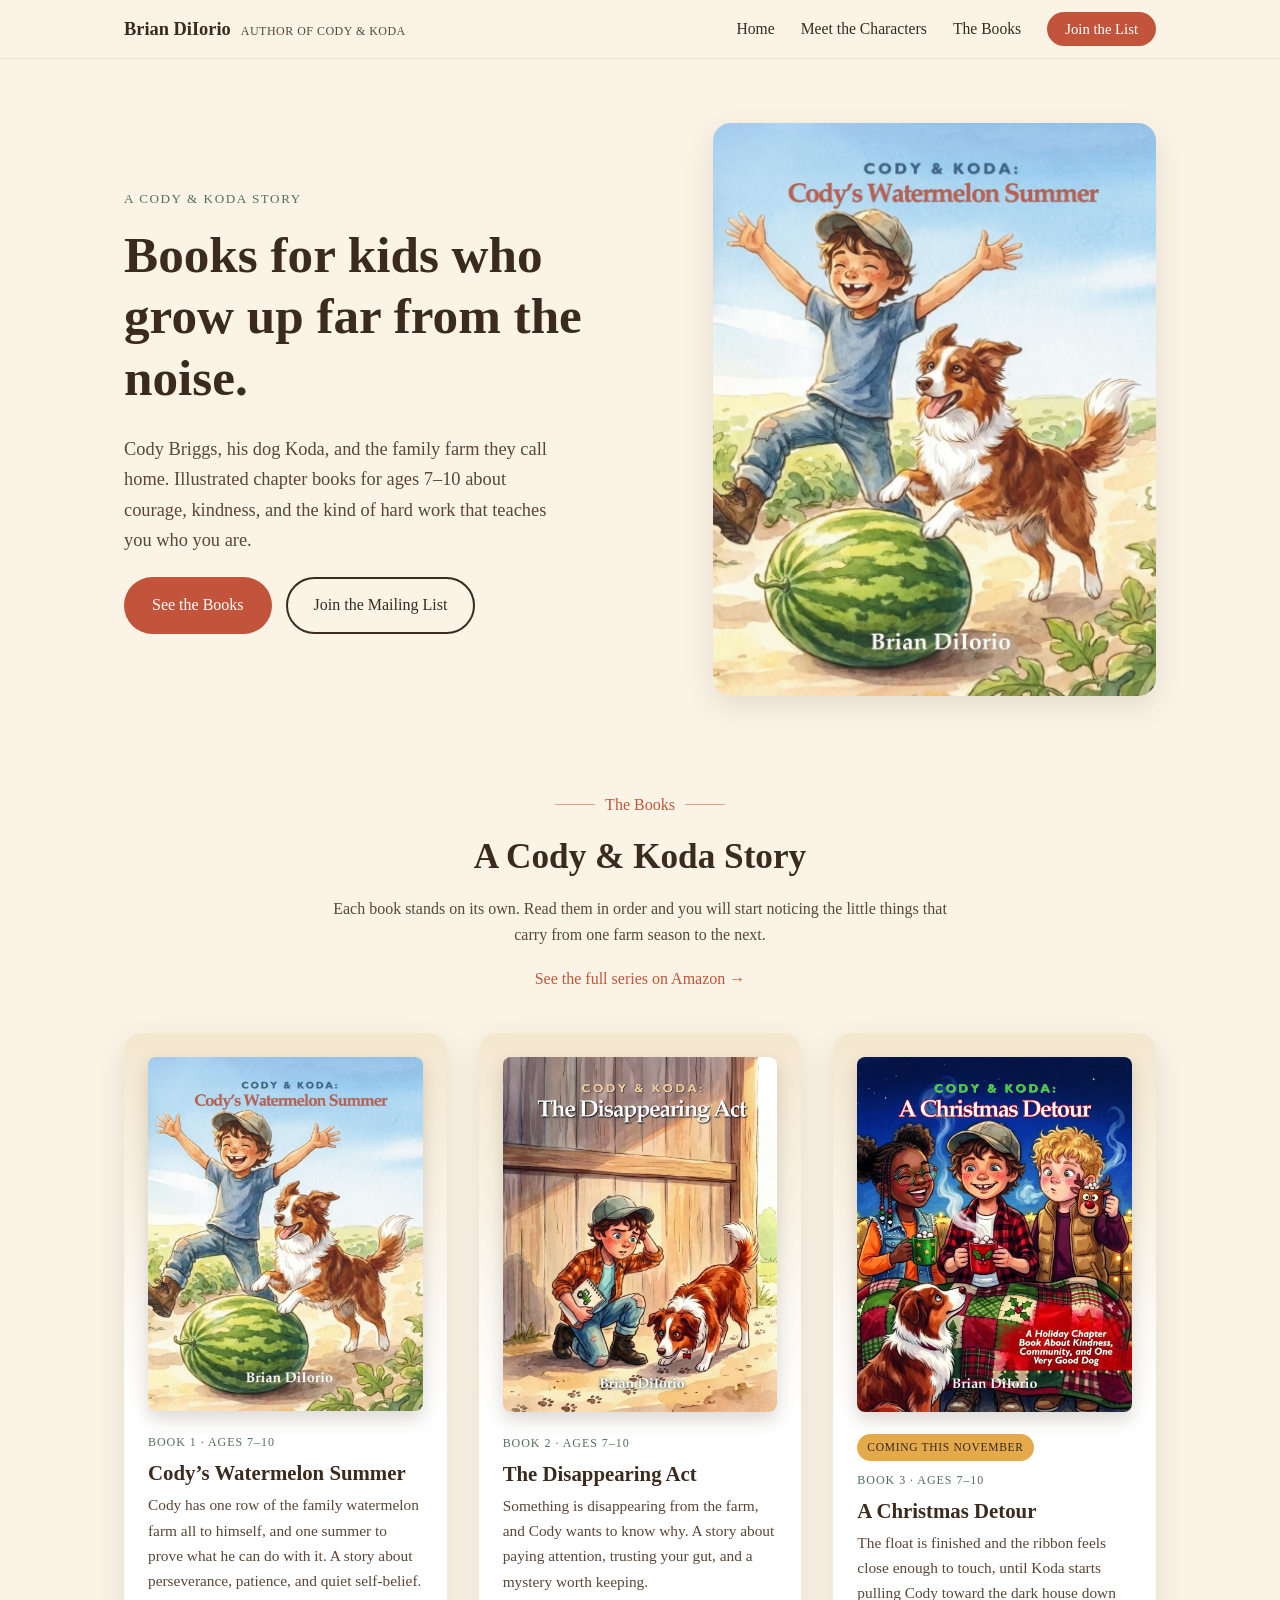
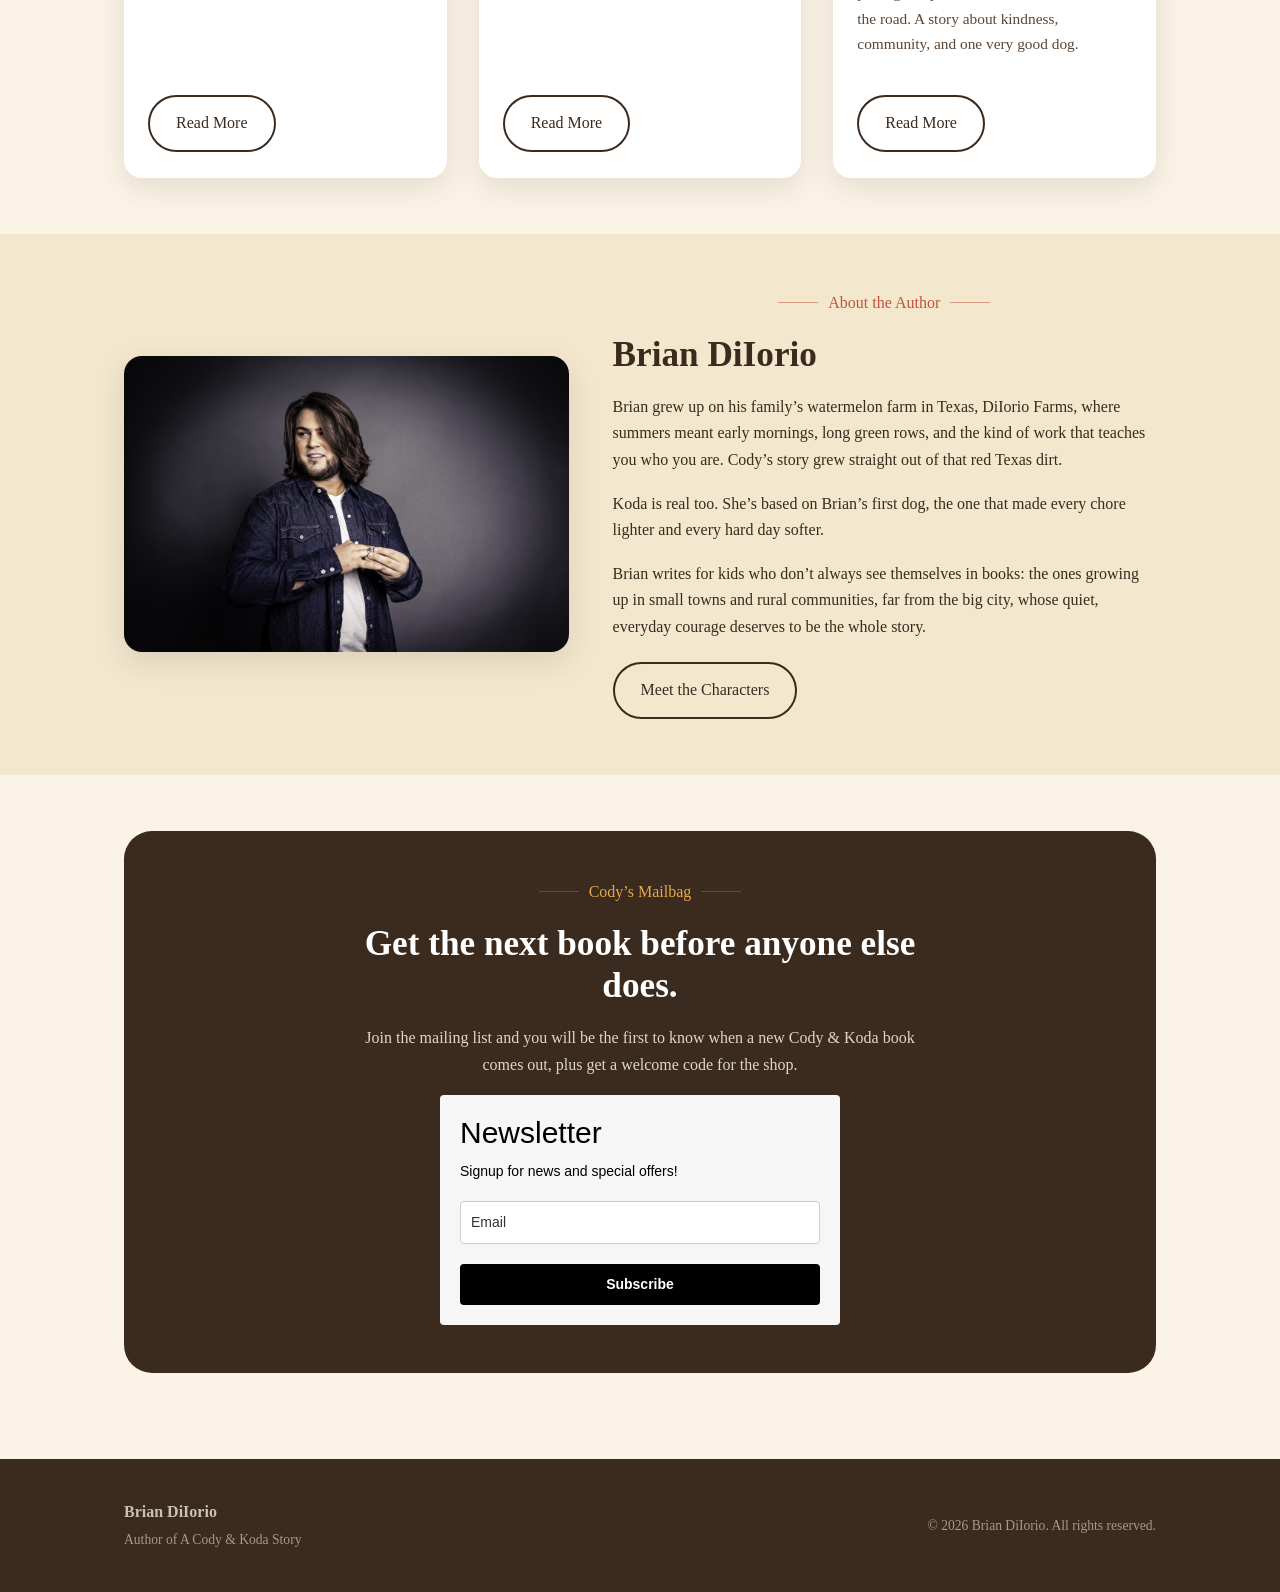
<file: index.html>
<!DOCTYPE html>
<html lang="en">
<head>
<meta charset="UTF-8">
<meta name="viewport" content="width=device-width, initial-scale=1.0">
<title>Brian DiIorio | Author of the Cody &amp; Koda Series</title>
<meta name="description" content="Brian DiIorio writes the Cody &amp; Koda series, warm illustrated chapter books for ages 7-10 about courage, kindness, and perseverance. Join the mailing list for new releases and a welcome code.">
<link rel="icon" href="images/favicon.svg" type="image/svg+xml">
<link rel="stylesheet" href="assets/style.css">
</head>
<body>

<header class="site-header">
  <div class="wrap">
    <a class="brand" href="index.html">
      Brian DiIorio <span class="brand-sub">Author of Cody &amp; Koda</span>
    </a>
    <button class="menu-toggle" aria-label="Open menu">&#9776;</button>
    <nav class="main-nav">
      <ul>
        <li><a href="index.html">Home</a></li>
        <li><a href="characters.html">Meet the Characters</a></li>
        <li><a href="index.html#books">The Books</a></li>
        <li><a href="index.html#join" class="nav-cta">Join the List</a></li>
      </ul>
    </nav>
  </div>
</header>

<section class="hero">
  <div class="wrap">
    <div class="hero-copy">
      <span class="eyebrow">A Cody &amp; Koda Story</span>
      <h1>Books for kids who grow up far from the noise.</h1>
      <p class="lede">Cody Briggs, his dog Koda, and the family farm they call home. Illustrated chapter books for ages 7&ndash;10 about courage, kindness, and the kind of hard work that teaches you who you are.</p>
      <div class="btn-row">
        <a href="#books" class="btn btn-primary">See the Books</a>
        <a href="#join" class="btn btn-secondary">Join the Mailing List</a>
      </div>
    </div>
    <div class="hero-art">
      <img src="images/book1-cover.jpg" alt="Cover of Cody's Watermelon Summer, showing Cody and his dog Koda running past a watermelon on the farm">
    </div>
  </div>
</section>

<section id="books">
  <div class="wrap">
    <div class="section-head">
      <div class="ribbon-divider">The Books</div>
      <h2>A Cody &amp; Koda Story</h2>
      <p>Each book stands on its own. Read them in order and you will start noticing the little things that carry from one farm season to the next.</p>
      <p><a href="https://www.amazon.com/dp/B0H5R6FTZR?binding=hardcover&amp;qid=1787671735&amp;sr=8-1&amp;ref=dbs_dp_rwt_sb_pc_thcv">See the full series on Amazon &rarr;</a></p>
    </div>

    <div class="book-grid">

      <div class="book-card">
        <div class="cover-frame">
          <img src="images/book1-cover.jpg" alt="Cover of Cody's Watermelon Summer">
        </div>
        <div class="book-card-body">
          <span class="book-tag">Book 1 &middot; Ages 7&ndash;10</span>
          <h3>Cody&rsquo;s Watermelon Summer</h3>
          <p class="book-blurb">Cody has one row of the family watermelon farm all to himself, and one summer to prove what he can do with it. A story about perseverance, patience, and quiet self-belief.</p>
          <div class="btn-row">
            <a href="book-watermelon-summer.html" class="btn btn-secondary">Read More</a>
          </div>
        </div>
      </div>

      <div class="book-card">
        <div class="cover-frame">
          <img src="images/book2-cover.jpg" alt="Cover of The Disappearing Act, showing Cody kneeling with his notebook beside Koda outside the barn">
        </div>
        <div class="book-card-body">
          <span class="book-tag">Book 2 &middot; Ages 7&ndash;10</span>
          <h3>The Disappearing Act</h3>
          <p class="book-blurb">Something is disappearing from the farm, and Cody wants to know why. A story about paying attention, trusting your gut, and a mystery worth keeping.</p>
          <div class="btn-row">
            <a href="book-disappearing-act.html" class="btn btn-secondary">Read More</a>
          </div>
        </div>
      </div>

      <div class="book-card">
        <div class="cover-frame">
          <img src="images/book3-cover.jpg" alt="Cover of A Christmas Detour, showing Cody, Elle, and Wyatt with mugs of hot cocoa and Koda beneath a holiday quilt">
        </div>
        <div class="book-card-body">
          <span class="coming-soon-badge" style="align-self:flex-start;">Coming This November</span>
          <span class="book-tag">Book 3 &middot; Ages 7&ndash;10</span>
          <h3>A Christmas Detour</h3>
          <p class="book-blurb">The float is finished and the ribbon feels close enough to touch, until Koda starts pulling Cody toward the dark house down the road. A story about kindness, community, and one very good dog.</p>
          <div class="btn-row">
            <a href="book-christmas-detour.html" class="btn btn-secondary">Read More</a>
          </div>
        </div>
      </div>

    </div>
  </div>
</section>

<section class="section-alt">
  <div class="wrap">
    <div class="about-grid">
      <img src="images/author-photo.jpg" alt="Brian DiIorio, author of the Cody & Koda series">
      <div>
        <div class="ribbon-divider">About the Author</div>
        <h2>Brian DiIorio</h2>
        <p>Brian grew up on his family&rsquo;s watermelon farm in Texas, DiIorio Farms, where summers meant early mornings, long green rows, and the kind of work that teaches you who you are. Cody&rsquo;s story grew straight out of that red Texas dirt.</p>
        <p>Koda is real too. She&rsquo;s based on Brian&rsquo;s first dog, the one that made every chore lighter and every hard day softer.</p>
        <p>Brian writes for kids who don&rsquo;t always see themselves in books: the ones growing up in small towns and rural communities, far from the big city, whose quiet, everyday courage deserves to be the whole story.</p>
        <div class="btn-row">
          <a href="characters.html" class="btn btn-secondary">Meet the Characters</a>
        </div>
      </div>
    </div>
  </div>
</section>

<section id="join">
  <div class="wrap">
    <div class="newsletter">
      <div class="wrap-inner">
        <div class="ribbon-divider" style="color:var(--gold)">Cody&rsquo;s Mailbag</div>
        <h2>Get the next book before anyone else does.</h2>
        <p>Join the mailing list and you will be the first to know when a new Cody &amp; Koda book comes out, plus get a welcome code for the shop.</p>

        <style type="text/css">@import url("https://assets.mlcdn.com/fonts.css?version=1787139");</style>
    <style type="text/css">
    /* LOADER */
    .ml-form-embedSubmitLoad {
      display: inline-block;
      width: 20px;
      height: 20px;
    }

    .g-recaptcha {
    transform: scale(1);
    -webkit-transform: scale(1);
    transform-origin: 0 0;
    -webkit-transform-origin: 0 0;
    height: ;
    }

    .sr-only {
      position: absolute;
      width: 1px;
      height: 1px;
      padding: 0;
      margin: -1px;
      overflow: hidden;
      clip: rect(0,0,0,0);
      border: 0;
    }

    .ml-form-embedSubmitLoad:after {
      content: " ";
      display: block;
      width: 11px;
      height: 11px;
      margin: 1px;
      border-radius: 50%;
      border: 4px solid #fff;
    border-color: #ffffff #ffffff #ffffff transparent;
    animation: ml-form-embedSubmitLoad 1.2s linear infinite;
    }
    @keyframes ml-form-embedSubmitLoad {
      0% {
      transform: rotate(0deg);
      }
      100% {
      transform: rotate(360deg);
      }
    }
      #mlb2-45202473.ml-form-embedContainer {
        box-sizing: border-box;
        display: table;
        margin: 0 auto;
        position: static;
        width: 100% !important;
      }
      #mlb2-45202473.ml-form-embedContainer h4,
      #mlb2-45202473.ml-form-embedContainer p,
      #mlb2-45202473.ml-form-embedContainer span,
      #mlb2-45202473.ml-form-embedContainer button {
        text-transform: none !important;
        letter-spacing: normal !important;
      }
      #mlb2-45202473.ml-form-embedContainer .ml-form-embedWrapper {
        background-color: #f6f6f6;
        
        border-width: 0px;
        border-color: transparent;
        border-radius: 4px;
        border-style: solid;
        box-sizing: border-box;
        display: inline-block !important;
        margin: 0;
        padding: 0;
        position: relative;
              }
      #mlb2-45202473.ml-form-embedContainer .ml-form-embedWrapper.embedPopup,
      #mlb2-45202473.ml-form-embedContainer .ml-form-embedWrapper.embedDefault { width: 400px; }
      #mlb2-45202473.ml-form-embedContainer .ml-form-embedWrapper.embedForm { max-width: 400px; width: 100%; }
      #mlb2-45202473.ml-form-embedContainer .ml-form-align-left { text-align: left; }
      #mlb2-45202473.ml-form-embedContainer .ml-form-align-center { text-align: center; }
      #mlb2-45202473.ml-form-embedContainer .ml-form-align-default { display: table-cell !important; vertical-align: middle !important; text-align: center !important; }
      #mlb2-45202473.ml-form-embedContainer .ml-form-align-right { text-align: right; }
      #mlb2-45202473.ml-form-embedContainer .ml-form-embedWrapper .ml-form-embedHeader img {
        border-top-left-radius: 4px;
        border-top-right-radius: 4px;
        height: auto;
        margin: 0 auto !important;
        max-width: 100%;
        width: undefinedpx;
      }
      #mlb2-45202473.ml-form-embedContainer .ml-form-embedWrapper .ml-form-embedBody,
      #mlb2-45202473.ml-form-embedContainer .ml-form-embedWrapper .ml-form-successBody {
        padding: 20px 20px 0 20px;
      }
      #mlb2-45202473.ml-form-embedContainer .ml-form-embedWrapper .ml-form-embedBody.ml-form-embedBodyHorizontal {
        padding-bottom: 0;
      }
      #mlb2-45202473.ml-form-embedContainer .ml-form-embedWrapper .ml-form-embedBody .ml-form-embedContent,
      #mlb2-45202473.ml-form-embedContainer .ml-form-embedWrapper .ml-form-successBody .ml-form-successContent {
        text-align: left;
        margin: 0 0 20px 0;
      }
      #mlb2-45202473.ml-form-embedContainer .ml-form-embedWrapper .ml-form-embedBody .ml-form-embedContent h4,
      #mlb2-45202473.ml-form-embedContainer .ml-form-embedWrapper .ml-form-successBody .ml-form-successContent h4 {
        color: #000000;
        font-family: 'Open Sans', Arial, Helvetica, sans-serif;
        font-size: 30px;
        font-weight: 400;
        margin: 0 0 10px 0;
        text-align: left;
        word-break: break-word;
      }
      #mlb2-45202473.ml-form-embedContainer .ml-form-embedWrapper .ml-form-embedBody .ml-form-embedContent p,
      #mlb2-45202473.ml-form-embedContainer .ml-form-embedWrapper .ml-form-successBody .ml-form-successContent p {
        color: #000000;
        font-family: 'Open Sans', Arial, Helvetica, sans-serif;
        font-size: 14px;
        font-weight: 400;
        line-height: 20px;
        margin: 0 0 10px 0;
        text-align: left;
      }
      #mlb2-45202473.ml-form-embedContainer .ml-form-embedWrapper .ml-form-embedBody .ml-form-embedContent ul,
      #mlb2-45202473.ml-form-embedContainer .ml-form-embedWrapper .ml-form-embedBody .ml-form-embedContent ol,
      #mlb2-45202473.ml-form-embedContainer .ml-form-embedWrapper .ml-form-successBody .ml-form-successContent ul,
      #mlb2-45202473.ml-form-embedContainer .ml-form-embedWrapper .ml-form-successBody .ml-form-successContent ol {
        color: #000000;
        font-family: 'Open Sans', Arial, Helvetica, sans-serif;
        font-size: 14px;
      }
      #mlb2-45202473.ml-form-embedContainer .ml-form-embedWrapper .ml-form-embedBody .ml-form-embedContent ol ol,
      #mlb2-45202473.ml-form-embedContainer .ml-form-embedWrapper .ml-form-successBody .ml-form-successContent ol ol {
        list-style-type: lower-alpha;
      }
      #mlb2-45202473.ml-form-embedContainer .ml-form-embedWrapper .ml-form-embedBody .ml-form-embedContent ol ol ol,
      #mlb2-45202473.ml-form-embedContainer .ml-form-embedWrapper .ml-form-successBody .ml-form-successContent ol ol ol {
        list-style-type: lower-roman;
      }
      #mlb2-45202473.ml-form-embedContainer .ml-form-embedWrapper .ml-form-embedBody .ml-form-embedContent p a,
      #mlb2-45202473.ml-form-embedContainer .ml-form-embedWrapper .ml-form-successBody .ml-form-successContent p a {
        color: #000000;
        text-decoration: underline;
      }

      #mlb2-45202473.ml-form-embedContainer .ml-form-embedWrapper .ml-block-form .ml-field-group {
        text-align: left!important;
      }

      #mlb2-45202473.ml-form-embedContainer .ml-form-embedWrapper .ml-block-form .ml-field-group label {
        margin-bottom: 5px;
        color: #333333;
        font-size: 14px;
        font-family: 'Open Sans', Arial, Helvetica, sans-serif;
        font-weight: bold; font-style: normal; text-decoration: none;;
        display: inline-block;
        line-height: 20px;
      }
      #mlb2-45202473.ml-form-embedContainer .ml-form-embedWrapper .ml-form-embedBody .ml-form-embedContent p:last-child,
      #mlb2-45202473.ml-form-embedContainer .ml-form-embedWrapper .ml-form-successBody .ml-form-successContent p:last-child {
        margin: 0;
      }
      #mlb2-45202473.ml-form-embedContainer .ml-form-embedWrapper .ml-form-embedBody form {
        margin: 0;
        width: 100%;
      }
      #mlb2-45202473.ml-form-embedContainer .ml-form-embedWrapper .ml-form-embedBody .ml-form-formContent,
      #mlb2-45202473.ml-form-embedContainer .ml-form-embedWrapper .ml-form-embedBody .ml-form-checkboxRow {
        margin: 0 0 20px 0;
        width: 100%;
      }
      #mlb2-45202473.ml-form-embedContainer .ml-form-embedWrapper .ml-form-embedBody .ml-form-checkboxRow {
        float: left;
      }
      #mlb2-45202473.ml-form-embedContainer .ml-form-embedWrapper .ml-form-embedBody .ml-form-formContent.horozintalForm {
        margin: 0;
        padding: 0 0 20px 0;
        width: 100%;
        height: auto;
        float: left;
      }
      #mlb2-45202473.ml-form-embedContainer .ml-form-embedWrapper .ml-form-embedBody .ml-form-fieldRow {
        margin: 0 0 10px 0;
        width: 100%;
      }
      #mlb2-45202473.ml-form-embedContainer .ml-form-embedWrapper .ml-form-embedBody .ml-form-fieldRow.ml-last-item {
        margin: 0;
      }
      #mlb2-45202473.ml-form-embedContainer .ml-form-embedWrapper .ml-form-embedBody .ml-form-fieldRow.ml-formfieldHorizintal {
        margin: 0;
      }
      #mlb2-45202473.ml-form-embedContainer .ml-form-embedWrapper .ml-form-embedBody .ml-form-fieldRow input {
        background-color: #ffffff !important;
        color: #333333 !important;
        border-color: #cccccc;
        border-radius: 4px !important;
        border-style: solid !important;
        border-width: 1px !important;
        font-family: 'Open Sans', Arial, Helvetica, sans-serif;
        font-size: 14px !important;
        height: auto;
        line-height: 21px !important;
        margin-bottom: 0;
        margin-top: 0;
        margin-left: 0;
        margin-right: 0;
        padding: 10px 10px !important;
        width: 100% !important;
        box-sizing: border-box !important;
        max-width: 100% !important;
      }
      #mlb2-45202473.ml-form-embedContainer .ml-form-embedWrapper .ml-form-embedBody .ml-form-fieldRow input::-webkit-input-placeholder,
      #mlb2-45202473.ml-form-embedContainer .ml-form-embedWrapper .ml-form-embedBody .ml-form-horizontalRow input::-webkit-input-placeholder { color: #333333; }

      #mlb2-45202473.ml-form-embedContainer .ml-form-embedWrapper .ml-form-embedBody .ml-form-fieldRow input::-moz-placeholder,
      #mlb2-45202473.ml-form-embedContainer .ml-form-embedWrapper .ml-form-embedBody .ml-form-horizontalRow input::-moz-placeholder { color: #333333; }

      #mlb2-45202473.ml-form-embedContainer .ml-form-embedWrapper .ml-form-embedBody .ml-form-fieldRow input:-ms-input-placeholder,
      #mlb2-45202473.ml-form-embedContainer .ml-form-embedWrapper .ml-form-embedBody .ml-form-horizontalRow input:-ms-input-placeholder { color: #333333; }

      #mlb2-45202473.ml-form-embedContainer .ml-form-embedWrapper .ml-form-embedBody .ml-form-fieldRow input:-moz-placeholder,
      #mlb2-45202473.ml-form-embedContainer .ml-form-embedWrapper .ml-form-embedBody .ml-form-horizontalRow input:-moz-placeholder { color: #333333; }

      #mlb2-45202473.ml-form-embedContainer .ml-form-embedWrapper .ml-form-embedBody .ml-form-fieldRow textarea, #mlb2-45202473.ml-form-embedContainer .ml-form-embedWrapper .ml-form-embedBody .ml-form-horizontalRow textarea {
        background-color: #ffffff !important;
        color: #333333 !important;
        border-color: #cccccc;
        border-radius: 4px !important;
        border-style: solid !important;
        border-width: 1px !important;
        font-family: 'Open Sans', Arial, Helvetica, sans-serif;
        font-size: 14px !important;
        height: auto;
        line-height: 21px !important;
        margin-bottom: 0;
        margin-top: 0;
        padding: 10px 10px !important;
        width: 100% !important;
        box-sizing: border-box !important;
        max-width: 100% !important;
      }

      #mlb2-45202473.ml-form-embedContainer .ml-form-embedWrapper .ml-form-embedBody .ml-form-fieldRow .custom-radio .custom-control-label::before, #mlb2-45202473.ml-form-embedContainer .ml-form-embedWrapper .ml-form-embedBody .ml-form-horizontalRow .custom-radio .custom-control-label::before, #mlb2-45202473.ml-form-embedContainer .ml-form-embedWrapper .ml-form-embedBody .ml-form-fieldRow .custom-checkbox .custom-control-label::before, #mlb2-45202473.ml-form-embedContainer .ml-form-embedWrapper .ml-form-embedBody .ml-form-horizontalRow .custom-checkbox .custom-control-label::before, #mlb2-45202473.ml-form-embedContainer .ml-form-embedWrapper .ml-form-embedBody .ml-form-embedPermissions .ml-form-embedPermissionsOptionsCheckbox .label-description::before, #mlb2-45202473.ml-form-embedContainer .ml-form-embedWrapper .ml-form-embedBody .ml-form-interestGroupsRow .ml-form-interestGroupsRowCheckbox .label-description::before, #mlb2-45202473.ml-form-embedContainer .ml-form-embedWrapper .ml-form-embedBody .ml-form-checkboxRow .label-description::before {
          border-color: #cccccc!important;
          background-color: #ffffff!important;
      }

      #mlb2-45202473.ml-form-embedContainer .ml-form-embedWrapper .ml-form-embedBody .ml-form-fieldRow input.custom-control-input[type="checkbox"]{
        box-sizing: border-box;
        padding: 0;
        position: absolute;
        z-index: -1;
        opacity: 0;
        margin-top: 5px;
        margin-left: -1.5rem;
        overflow: visible;
      }

      #mlb2-45202473.ml-form-embedContainer .ml-form-embedWrapper .ml-form-embedBody .ml-form-fieldRow .custom-checkbox .custom-control-label::before, #mlb2-45202473.ml-form-embedContainer .ml-form-embedWrapper .ml-form-embedBody .ml-form-horizontalRow .custom-checkbox .custom-control-label::before, #mlb2-45202473.ml-form-embedContainer .ml-form-embedWrapper .ml-form-embedBody .ml-form-embedPermissions .ml-form-embedPermissionsOptionsCheckbox .label-description::before, #mlb2-45202473.ml-form-embedContainer .ml-form-embedWrapper .ml-form-embedBody .ml-form-interestGroupsRow .ml-form-interestGroupsRowCheckbox .label-description::before, #mlb2-45202473.ml-form-embedContainer .ml-form-embedWrapper .ml-form-embedBody .ml-form-checkboxRow .label-description::before {
        border-radius: 4px!important;
      }


      #mlb2-45202473.ml-form-embedContainer .ml-form-embedWrapper .ml-form-embedBody .ml-form-checkboxRow input[type=checkbox]:checked~.label-description::after, #mlb2-45202473.ml-form-embedContainer .ml-form-embedWrapper .ml-form-embedBody .ml-form-embedPermissions .ml-form-embedPermissionsOptionsCheckbox input[type=checkbox]:checked~.label-description::after, #mlb2-45202473.ml-form-embedContainer .ml-form-embedWrapper .ml-form-embedBody .ml-form-fieldRow .custom-checkbox .custom-control-input:checked~.custom-control-label::after, #mlb2-45202473.ml-form-embedContainer .ml-form-embedWrapper .ml-form-embedBody .ml-form-horizontalRow .custom-checkbox .custom-control-input:checked~.custom-control-label::after, #mlb2-45202473.ml-form-embedContainer .ml-form-embedWrapper .ml-form-embedBody .ml-form-interestGroupsRow .ml-form-interestGroupsRowCheckbox input[type=checkbox]:checked~.label-description::after {
        background-image: url("data:image/svg+xml,%3csvg xmlns='http://www.w3.org/2000/svg' viewBox='0 0 8 8'%3e%3cpath fill='%23fff' d='M6.564.75l-3.59 3.612-1.538-1.55L0 4.26 2.974 7.25 8 2.193z'/%3e%3c/svg%3e");
      }

      #mlb2-45202473.ml-form-embedContainer .ml-form-embedWrapper .ml-form-embedBody .ml-form-fieldRow .custom-radio .custom-control-input:checked~.custom-control-label::after, #mlb2-45202473.ml-form-embedContainer .ml-form-embedWrapper .ml-form-embedBody .ml-form-fieldRow .custom-radio .custom-control-input:checked~.custom-control-label::after {
        background-image: url("data:image/svg+xml,%3csvg xmlns='http://www.w3.org/2000/svg' viewBox='-4 -4 8 8'%3e%3ccircle r='3' fill='%23fff'/%3e%3c/svg%3e");
      }

      #mlb2-45202473.ml-form-embedContainer .ml-form-embedWrapper .ml-form-embedBody .ml-form-fieldRow .custom-radio .custom-control-input:checked~.custom-control-label::before, #mlb2-45202473.ml-form-embedContainer .ml-form-embedWrapper .ml-form-embedBody .ml-form-horizontalRow .custom-radio .custom-control-input:checked~.custom-control-label::before, #mlb2-45202473.ml-form-embedContainer .ml-form-embedWrapper .ml-form-embedBody .ml-form-fieldRow .custom-checkbox .custom-control-input:checked~.custom-control-label::before, #mlb2-45202473.ml-form-embedContainer .ml-form-embedWrapper .ml-form-embedBody .ml-form-horizontalRow .custom-checkbox .custom-control-input:checked~.custom-control-label::before, #mlb2-45202473.ml-form-embedContainer .ml-form-embedWrapper .ml-form-embedBody .ml-form-embedPermissions .ml-form-embedPermissionsOptionsCheckbox input[type=checkbox]:checked~.label-description::before, #mlb2-45202473.ml-form-embedContainer .ml-form-embedWrapper .ml-form-embedBody .ml-form-interestGroupsRow .ml-form-interestGroupsRowCheckbox input[type=checkbox]:checked~.label-description::before, #mlb2-45202473.ml-form-embedContainer .ml-form-embedWrapper .ml-form-embedBody .ml-form-checkboxRow input[type=checkbox]:checked~.label-description::before  {
          border-color: #000000!important;
          background-color: #000000!important;
      }

      #mlb2-45202473.ml-form-embedContainer .ml-form-embedWrapper .ml-form-embedBody .ml-form-fieldRow .custom-radio .custom-control-label::before, #mlb2-45202473.ml-form-embedContainer .ml-form-embedWrapper .ml-form-embedBody .ml-form-horizontalRow .custom-radio .custom-control-label::before, #mlb2-45202473.ml-form-embedContainer .ml-form-embedWrapper .ml-form-embedBody .ml-form-fieldRow .custom-radio .custom-control-label::after, #mlb2-45202473.ml-form-embedContainer .ml-form-embedWrapper .ml-form-embedBody .ml-form-horizontalRow .custom-radio .custom-control-label::after, #mlb2-45202473.ml-form-embedContainer .ml-form-embedWrapper .ml-form-embedBody .ml-form-fieldRow .custom-checkbox .custom-control-label::before, #mlb2-45202473.ml-form-embedContainer .ml-form-embedWrapper .ml-form-embedBody .ml-form-fieldRow .custom-checkbox .custom-control-label::after, #mlb2-45202473.ml-form-embedContainer .ml-form-embedWrapper .ml-form-embedBody .ml-form-horizontalRow .custom-checkbox .custom-control-label::before, #mlb2-45202473.ml-form-embedContainer .ml-form-embedWrapper .ml-form-embedBody .ml-form-horizontalRow .custom-checkbox .custom-control-label::after {
           top: 2px;
           box-sizing: border-box;
      }

      #mlb2-45202473.ml-form-embedContainer .ml-form-embedWrapper .ml-form-embedBody .ml-form-embedPermissions .ml-form-embedPermissionsOptionsCheckbox .label-description::before, #mlb2-45202473.ml-form-embedContainer .ml-form-embedWrapper .ml-form-embedBody .ml-form-embedPermissions .ml-form-embedPermissionsOptionsCheckbox .label-description::after, #mlb2-45202473.ml-form-embedContainer .ml-form-embedWrapper .ml-form-embedBody .ml-form-checkboxRow .label-description::before, #mlb2-45202473.ml-form-embedContainer .ml-form-embedWrapper .ml-form-embedBody .ml-form-checkboxRow .label-description::after {
           top: 0px!important;
           box-sizing: border-box!important;
      }

      #mlb2-45202473.ml-form-embedContainer .ml-form-embedWrapper .ml-form-embedBody .ml-form-checkboxRow .label-description::before, #mlb2-45202473.ml-form-embedContainer .ml-form-embedWrapper .ml-form-embedBody .ml-form-checkboxRow .label-description::after {
        top: 0px!important;
           box-sizing: border-box!important;
      }

       #mlb2-45202473.ml-form-embedContainer .ml-form-embedWrapper .ml-form-embedBody .ml-form-interestGroupsRow .ml-form-interestGroupsRowCheckbox .label-description::after {
            top: 0px!important;
            box-sizing: border-box!important;
            position: absolute;
            left: -1.5rem;
            display: block;
            width: 1rem;
            height: 1rem;
            content: "";
       }

      #mlb2-45202473.ml-form-embedContainer .ml-form-embedWrapper .ml-form-embedBody .ml-form-interestGroupsRow .ml-form-interestGroupsRowCheckbox .label-description::before {
        top: 0px!important;
        box-sizing: border-box!important;
      }

      #mlb2-45202473.ml-form-embedContainer .ml-form-embedWrapper .ml-form-embedBody .custom-control-label::before {
          position: absolute;
          top: 4px;
          left: -1.5rem;
          display: block;
          width: 16px;
          height: 16px;
          pointer-events: none;
          content: "";
          background-color: #ffffff;
          border: #adb5bd solid 1px;
          border-radius: 50%;
      }

      #mlb2-45202473.ml-form-embedContainer .ml-form-embedWrapper .ml-form-embedBody .custom-control-label::after {
          position: absolute;
          top: 2px!important;
          left: -1.5rem;
          display: block;
          width: 1rem;
          height: 1rem;
          content: "";
      }

      #mlb2-45202473.ml-form-embedContainer .ml-form-embedWrapper .ml-form-embedBody .ml-form-embedPermissions .ml-form-embedPermissionsOptionsCheckbox .label-description::before, #mlb2-45202473.ml-form-embedContainer .ml-form-embedWrapper .ml-form-embedBody .ml-form-interestGroupsRow .ml-form-interestGroupsRowCheckbox .label-description::before, #mlb2-45202473.ml-form-embedContainer .ml-form-embedWrapper .ml-form-embedBody .ml-form-checkboxRow .label-description::before {
          position: absolute;
          top: 4px;
          left: -1.5rem;
          display: block;
          width: 16px;
          height: 16px;
          pointer-events: none;
          content: "";
          background-color: #ffffff;
          border: #adb5bd solid 1px;
          border-radius: 50%;
      }

      #mlb2-45202473.ml-form-embedContainer .ml-form-embedWrapper .ml-form-embedBody .ml-form-embedPermissions .ml-form-embedPermissionsOptionsCheckbox .label-description::after {
          position: absolute;
          top: 0px!important;
          left: -1.5rem;
          display: block;
          width: 1rem;
          height: 1rem;
          content: "";
      }

      #mlb2-45202473.ml-form-embedContainer .ml-form-embedWrapper .ml-form-embedBody .ml-form-checkboxRow .label-description::after {
          position: absolute;
          top: 0px!important;
          left: -1.5rem;
          display: block;
          width: 1rem;
          height: 1rem;
          content: "";
      }

      #mlb2-45202473.ml-form-embedContainer .ml-form-embedWrapper .ml-form-embedBody .custom-radio .custom-control-label::after {
          background: no-repeat 50%/50% 50%;
      }
      #mlb2-45202473.ml-form-embedContainer .ml-form-embedWrapper .ml-form-embedBody .custom-checkbox .custom-control-label::after, #mlb2-45202473.ml-form-embedContainer .ml-form-embedWrapper .ml-form-embedBody .ml-form-embedPermissions .ml-form-embedPermissionsOptionsCheckbox .label-description::after, #mlb2-45202473.ml-form-embedContainer .ml-form-embedWrapper .ml-form-embedBody .ml-form-interestGroupsRow .ml-form-interestGroupsRowCheckbox .label-description::after, #mlb2-45202473.ml-form-embedContainer .ml-form-embedWrapper .ml-form-embedBody .ml-form-checkboxRow .label-description::after {
          background: no-repeat 50%/50% 50%;
      }

      #mlb2-45202473.ml-form-embedContainer .ml-form-embedWrapper .ml-form-embedBody .ml-form-fieldRow .custom-control, #mlb2-45202473.ml-form-embedContainer .ml-form-embedWrapper .ml-form-embedBody .ml-form-horizontalRow .custom-control {
        position: relative;
        display: block;
        min-height: 1.5rem;
        padding-left: 1.5rem;
      }

      #mlb2-45202473.ml-form-embedContainer .ml-form-embedWrapper .ml-form-embedBody .ml-form-fieldRow .custom-radio .custom-control-input, #mlb2-45202473.ml-form-embedContainer .ml-form-embedWrapper .ml-form-embedBody .ml-form-horizontalRow .custom-radio .custom-control-input, #mlb2-45202473.ml-form-embedContainer .ml-form-embedWrapper .ml-form-embedBody .ml-form-fieldRow .custom-checkbox .custom-control-input, #mlb2-45202473.ml-form-embedContainer .ml-form-embedWrapper .ml-form-embedBody .ml-form-horizontalRow .custom-checkbox .custom-control-input {
          position: absolute;
          z-index: -1;
          opacity: 0;
          box-sizing: border-box;
          padding: 0;
      }

      #mlb2-45202473.ml-form-embedContainer .ml-form-embedWrapper .ml-form-embedBody .ml-form-fieldRow .custom-radio .custom-control-label, #mlb2-45202473.ml-form-embedContainer .ml-form-embedWrapper .ml-form-embedBody .ml-form-horizontalRow .custom-radio .custom-control-label, #mlb2-45202473.ml-form-embedContainer .ml-form-embedWrapper .ml-form-embedBody .ml-form-fieldRow .custom-checkbox .custom-control-label, #mlb2-45202473.ml-form-embedContainer .ml-form-embedWrapper .ml-form-embedBody .ml-form-horizontalRow .custom-checkbox .custom-control-label {
          color: #000000;
          font-size: 12px!important;
          font-family: 'Open Sans', Arial, Helvetica, sans-serif;
          line-height: 22px;
          margin-bottom: 0;
          position: relative;
          vertical-align: top;
          font-style: normal;
          font-weight: 700;
      }

      #mlb2-45202473.ml-form-embedContainer .ml-form-embedWrapper .ml-form-embedBody .ml-form-fieldRow .custom-select, #mlb2-45202473.ml-form-embedContainer .ml-form-embedWrapper .ml-form-embedBody .ml-form-horizontalRow .custom-select {
        background-color: #ffffff !important;
        color: #333333 !important;
        border-color: #cccccc;
        border-radius: 4px !important;
        border-style: solid !important;
        border-width: 1px !important;
        font-family: 'Open Sans', Arial, Helvetica, sans-serif;
        font-size: 14px !important;
        line-height: 20px !important;
        margin-bottom: 0;
        margin-top: 0;
        padding: 10px 28px 10px 12px !important;
        width: 100% !important;
        box-sizing: border-box !important;
        max-width: 100% !important;
        height: auto;
        display: inline-block;
        vertical-align: middle;
        background: url('https://assets.mlcdn.com/ml/images/default/dropdown.svg') no-repeat right .75rem center/8px 10px;
        -webkit-appearance: none;
        -moz-appearance: none;
        appearance: none;
      }


      #mlb2-45202473.ml-form-embedContainer .ml-form-embedWrapper .ml-form-embedBody .ml-form-horizontalRow {
        height: auto;
        width: 100%;
        float: left;
      }
      .ml-form-formContent.horozintalForm .ml-form-horizontalRow .ml-input-horizontal { width: 70%; float: left; }
      .ml-form-formContent.horozintalForm .ml-form-horizontalRow .ml-button-horizontal { width: 30%; float: left; }
      .ml-form-formContent.horozintalForm .ml-form-horizontalRow .ml-button-horizontal.labelsOn { padding-top: 25px;  }
      .ml-form-formContent.horozintalForm .ml-form-horizontalRow .horizontal-fields { box-sizing: border-box; float: left; padding-right: 10px;  }
      #mlb2-45202473.ml-form-embedContainer .ml-form-embedWrapper .ml-form-embedBody .ml-form-horizontalRow input {
        background-color: #ffffff;
        color: #333333;
        border-color: #cccccc;
        border-radius: 4px;
        border-style: solid;
        border-width: 1px;
        font-family: 'Open Sans', Arial, Helvetica, sans-serif;
        font-size: 14px;
        line-height: 20px;
        margin-bottom: 0;
        margin-top: 0;
        padding: 10px 10px;
        width: 100%;
        box-sizing: border-box;
        overflow-y: initial;
      }
      #mlb2-45202473.ml-form-embedContainer .ml-form-embedWrapper .ml-form-embedBody .ml-form-horizontalRow button {
        background-color: #000000 !important;
        border-color: #000000;
        border-style: solid;
        border-width: 1px;
        border-radius: 4px;
        box-shadow: none;
        color: #ffffff !important;
        cursor: pointer;
        font-family: 'Open Sans', Arial, Helvetica, sans-serif;
        font-size: 14px !important;
        font-weight: 700;
        line-height: 20px;
        margin: 0 !important;
        padding: 10px !important;
        width: 100%;
        height: auto;
      }
      #mlb2-45202473.ml-form-embedContainer .ml-form-embedWrapper .ml-form-embedBody .ml-form-horizontalRow button:hover {
        background-color: #333333 !important;
        border-color: #333333 !important;
      }
      #mlb2-45202473.ml-form-embedContainer .ml-form-embedWrapper .ml-form-embedBody .ml-form-checkboxRow input[type="checkbox"] {
        box-sizing: border-box;
        padding: 0;
        position: absolute;
        z-index: -1;
        opacity: 0;
        margin-top: 5px;
        margin-left: -1.5rem;
        overflow: visible;
      }
      #mlb2-45202473.ml-form-embedContainer .ml-form-embedWrapper .ml-form-embedBody .ml-form-checkboxRow .label-description {
        color: #000000;
        display: block;
        font-family: 'Open Sans', Arial, Helvetica, sans-serif;
        font-size: 12px;
        text-align: left;
        margin-bottom: 0;
        position: relative;
        vertical-align: top;
      }
      #mlb2-45202473.ml-form-embedContainer .ml-form-embedWrapper .ml-form-embedBody .ml-form-checkboxRow label {
        font-weight: normal;
        margin: 0;
        padding: 0;
        position: relative;
        display: block;
        min-height: 24px;
        padding-left: 24px;

      }
      #mlb2-45202473.ml-form-embedContainer .ml-form-embedWrapper .ml-form-embedBody .ml-form-checkboxRow label a {
        color: #000000;
        text-decoration: underline;
      }
      #mlb2-45202473.ml-form-embedContainer .ml-form-embedWrapper .ml-form-embedBody .ml-form-checkboxRow label p {
        color: #000000 !important;
        font-family: 'Open Sans', Arial, Helvetica, sans-serif !important;
        font-size: 12px !important;
        font-weight: normal !important;
        line-height: 18px !important;
        padding: 0 !important;
        margin: 0 5px 0 0 !important;
      }
      #mlb2-45202473.ml-form-embedContainer .ml-form-embedWrapper .ml-form-embedBody .ml-form-checkboxRow label p:last-child {
        margin: 0;
      }
      #mlb2-45202473.ml-form-embedContainer .ml-form-embedWrapper .ml-form-embedBody .ml-form-embedSubmit {
        margin: 0 0 20px 0;
        float: left;
        width: 100%;
      }
      #mlb2-45202473.ml-form-embedContainer .ml-form-embedWrapper .ml-form-embedBody .ml-form-embedSubmit button {
        background-color: #000000 !important;
        border: none !important;
        border-radius: 4px !important;
        box-shadow: none !important;
        color: #ffffff !important;
        cursor: pointer;
        font-family: 'Open Sans', Arial, Helvetica, sans-serif !important;
        font-size: 14px !important;
        font-weight: 700 !important;
        line-height: 21px !important;
        height: auto;
        padding: 10px !important;
        width: 100% !important;
        box-sizing: border-box !important;
      }
      #mlb2-45202473.ml-form-embedContainer .ml-form-embedWrapper .ml-form-embedBody .ml-form-embedSubmit button.loading {
        display: none;
      }
      #mlb2-45202473.ml-form-embedContainer .ml-form-embedWrapper .ml-form-embedBody .ml-form-embedSubmit button:hover {
        background-color: #333333 !important;
      }
      .ml-subscribe-close {
        width: 30px;
        height: 30px;
        background: url('https://assets.mlcdn.com/ml/images/default/modal_close.png') no-repeat;
        background-size: 30px;
        cursor: pointer;
        margin-top: -10px;
        margin-right: -10px;
        position: absolute;
        top: 0;
        right: 0;
      }
      .ml-error input, .ml-error textarea, .ml-error select {
        border-color: red!important;
      }

      .ml-error .custom-checkbox-radio-list {
        border: 1px solid red !important;
        border-radius: 4px;
        padding: 10px;
      }

      .ml-error .label-description,
      .ml-error .label-description p,
      .ml-error .label-description p a,
      .ml-error label:first-child {
        color: #ff0000 !important;
      }

      #mlb2-45202473.ml-form-embedContainer .ml-form-embedWrapper .ml-form-embedBody .ml-form-checkboxRow.ml-error .label-description p,
      #mlb2-45202473.ml-form-embedContainer .ml-form-embedWrapper .ml-form-embedBody .ml-form-checkboxRow.ml-error .label-description p:first-letter {
        color: #ff0000 !important;
      }
            @media only screen and (max-width: 400px){

        .ml-form-embedWrapper.embedDefault, .ml-form-embedWrapper.embedPopup { width: 100%!important; }
        .ml-form-formContent.horozintalForm { float: left!important; }
        .ml-form-formContent.horozintalForm .ml-form-horizontalRow { height: auto!important; width: 100%!important; float: left!important; }
        .ml-form-formContent.horozintalForm .ml-form-horizontalRow .ml-input-horizontal { width: 100%!important; }
        .ml-form-formContent.horozintalForm .ml-form-horizontalRow .ml-input-horizontal > div { padding-right: 0px!important; padding-bottom: 10px; }
        .ml-form-formContent.horozintalForm .ml-button-horizontal { width: 100%!important; }
        .ml-form-formContent.horozintalForm .ml-button-horizontal.labelsOn { padding-top: 0px!important; }

      }
    </style>

    
  
    
    

    
    

    
    

    

      
        
        
      

      
        
        
      

      

            
            
            
            
            
            
      

      

      
        
        
         
        
        
      

        
        
        
        
        
        
      

       

        
        
        
        
        
        
        
       


      
        
        
        
        
  



  
        
        
        
      


      
    
    
    
    
    
    
    
  

  
        
        
        
        
        
      

      
        
        
        
        
        
      

      
        
        
        
        
        
      

       

        
        
        
        
       

       
        
        
        
        
      

      
        
        
        
        
        
        
        
       

    

    


      


      

      
      

      

      





    

      
    <div id="mlb2-45202473" class="ml-form-embedContainer ml-subscribe-form ml-subscribe-form-45202473">
      <div class="ml-form-align-center ">
        <div class="ml-form-embedWrapper embedForm">

          
          

          <div class="ml-form-embedBody ml-form-embedBodyDefault row-form">

            <div class="ml-form-embedContent" style=" ">
              
                <h4>Newsletter</h4>
                
                  <p>Signup for news and special offers!</p>
                
              
            </div>

            <form class="ml-block-form" action="https://assets.mailerlite.com/jsonp/2596158/forms/196789504235799618/subscribe" data-code="" method="post" target="_blank">
              <div class="ml-form-formContent">
                

                  
                  <div class="ml-form-fieldRow ml-last-item">
                    <div class="ml-field-group ml-field-email ml-validate-email ml-validate-required">

                      


                      <!-- input -->
                      <input aria-label="email" aria-required="true" type="email" class="form-control" data-inputmask="" name="fields[email]" placeholder="Email" autocomplete="email">
                      <!-- /input -->

                      <!-- textarea -->
                      
                      <!-- /textarea -->

                      <!-- select -->
                      
                      <!-- /select -->

                      <!-- checkboxes -->
            
            <!-- /checkboxes -->

                      <!-- radio -->
                      
                      <!-- /radio -->

                      <!-- countries -->
                      
                      <!-- /countries -->





                    </div>
                  </div>
                
              </div>

              

              <!-- Privacy policy -->
              
              <!-- /Privacy policy -->

              

              

              






              
              <input type="hidden" name="ml-submit" value="1">

              <div class="ml-form-embedSubmit">
                
                  <button type="submit" class="primary">Subscribe</button>
                
                <button disabled="disabled" style="display: none;" type="button" class="loading">
                  <div class="ml-form-embedSubmitLoad"></div>
                  <span class="sr-only">Loading...</span>
                </button>
              </div>

              
              <input type="hidden" name="anticsrf" value="true">
            </form>
          </div>

          <div class="ml-form-successBody row-success" style="display: none">

            <div class="ml-form-successContent">
              
                <h4>Thank you!</h4>
                
                  <p>You have successfully joined our subscriber list.</p>
                
              
            </div>

          </div>
        </div>
      </div>
    </div>

  

  
  
  <script>
    function ml_webform_success_45202473() {
      var $ = ml_jQuery || jQuery;
      $('.ml-subscribe-form-45202473 .row-success').show();
      $('.ml-subscribe-form-45202473 .row-form').hide();
    }
      </script>
  
  
      <script src="https://groot.mailerlite.com/js/w/webforms.min.js?v83147fa8ce2d95cb73ece7f28b469519" type="text/javascript"></script>
        <script>
            fetch("https://assets.mailerlite.com/jsonp/2596158/forms/196789504235799618/takel")
        </script>
       


      </div>
    </div>
  </div>
</section>

<footer class="site-footer">
  <div class="wrap footer-row">
    <div>
      <strong>Brian DiIorio</strong><br>
      <span class="footer-note">Author of A Cody &amp; Koda Story</span>
    </div>
    <div class="footer-note">
      &copy; 2026 Brian DiIorio. All rights reserved.
    </div>
  </div>
</footer>

<script src="assets/main.js"></script>
</body>
</html>
</file>
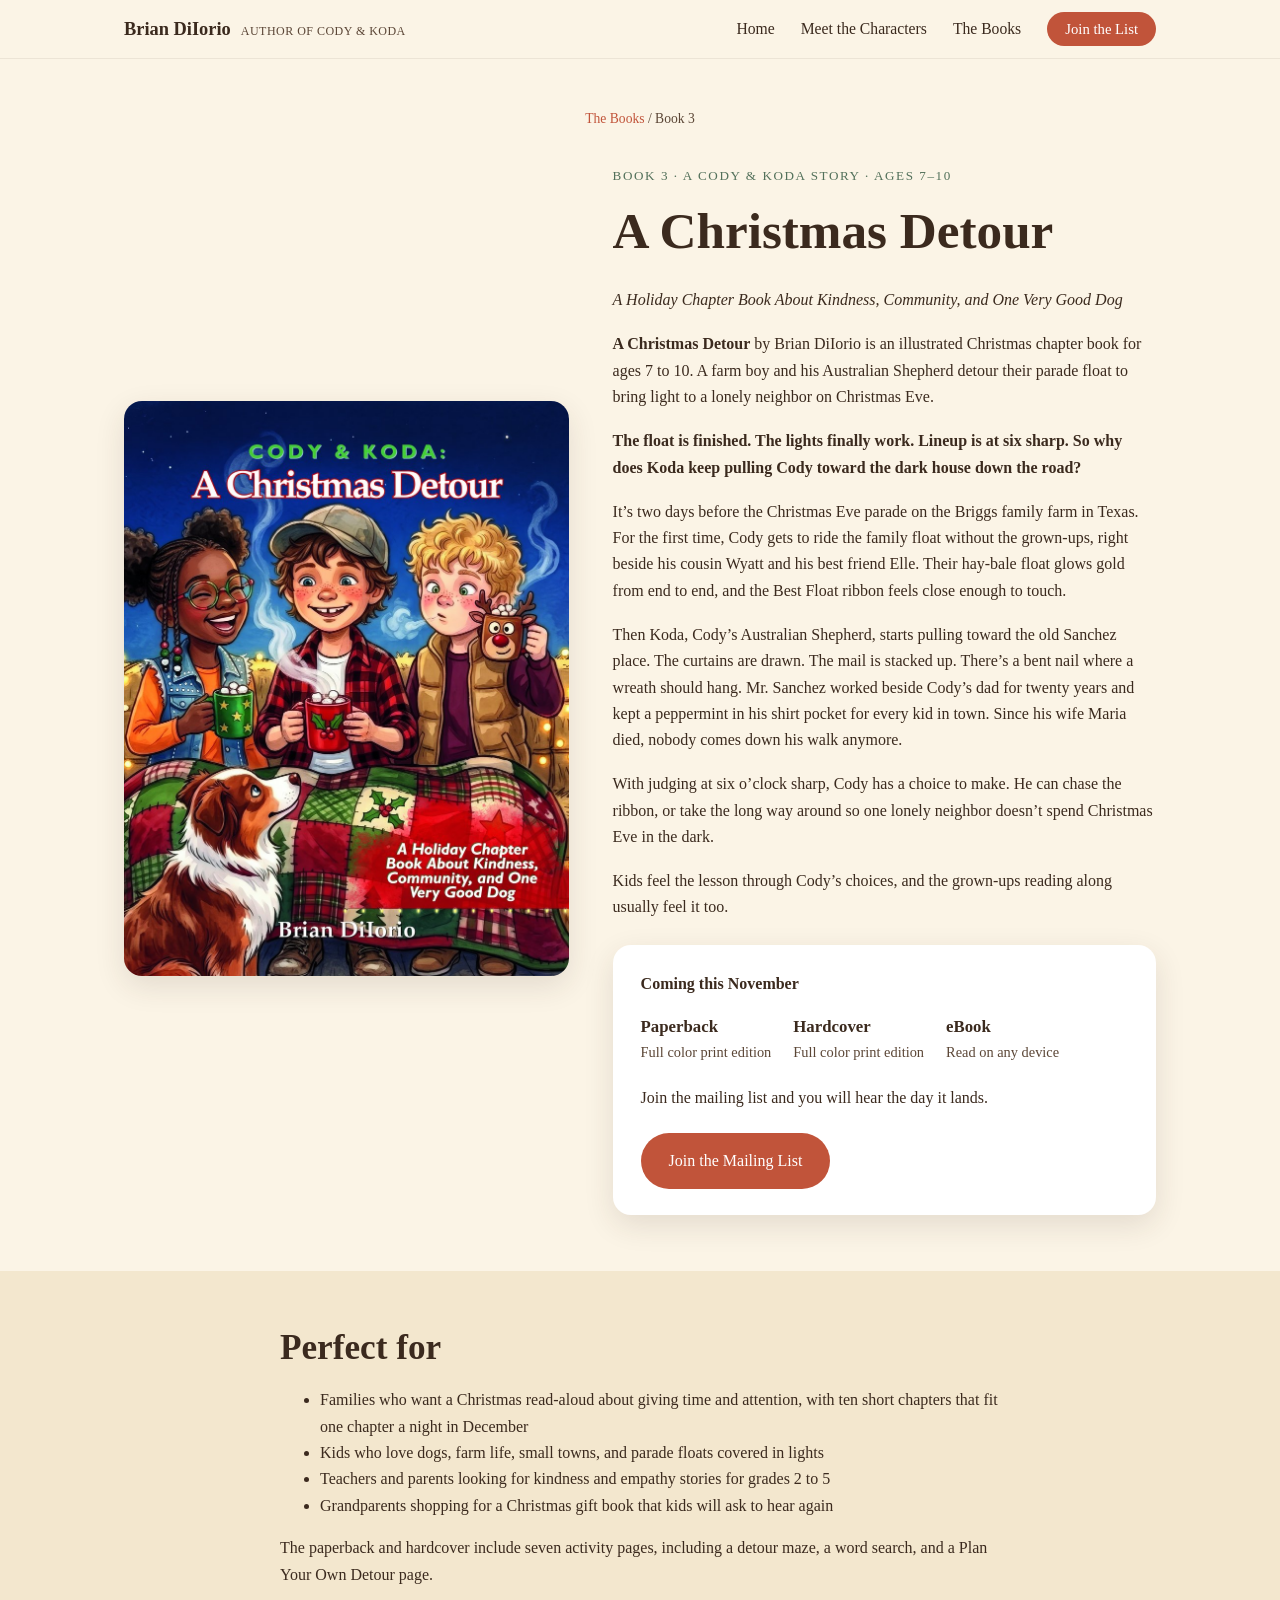
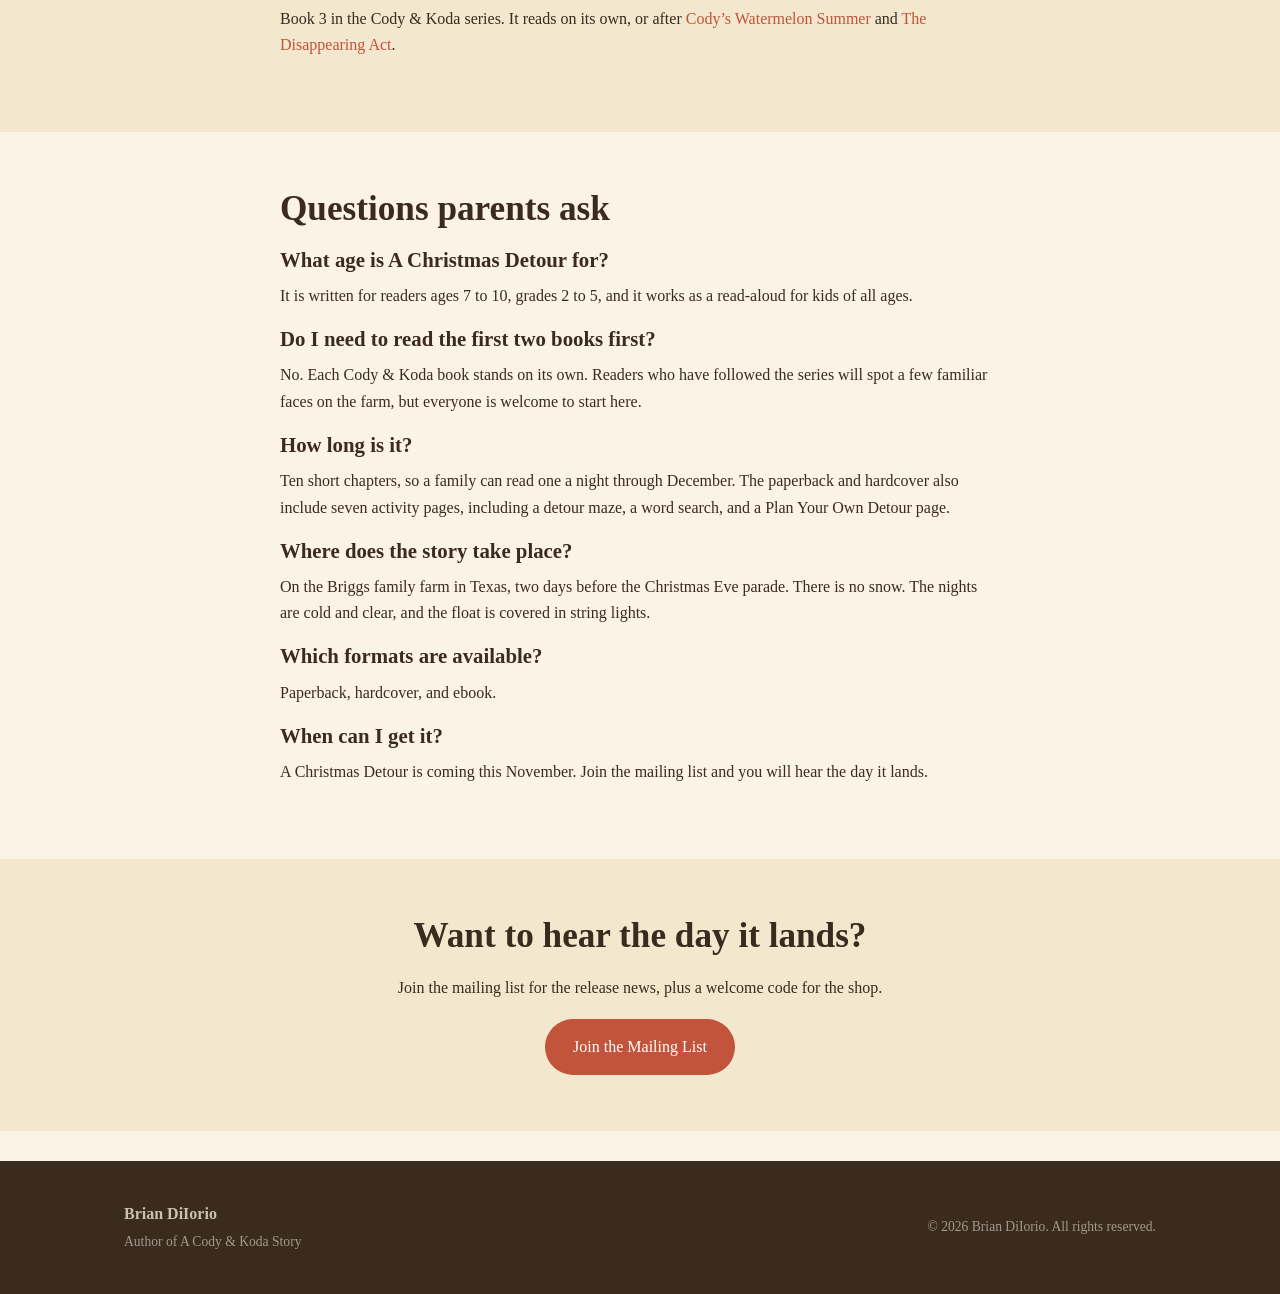
<file: book-christmas-detour.html>
<!DOCTYPE html>
<html lang="en">
<head>
<meta charset="UTF-8">
<meta name="viewport" content="width=device-width, initial-scale=1.0">
<title>A Christmas Detour | A Cody &amp; Koda Story</title>
<meta name="description" content="A Christmas Detour by Brian DiIorio is an illustrated Christmas chapter book for ages 7 to 10. A farm boy and his Australian Shepherd detour their parade float to bring light to a lonely neighbor on Christmas Eve.">
<link rel="icon" href="images/favicon.svg" type="image/svg+xml">
<link rel="stylesheet" href="assets/style.css">

<script type="application/ld+json">
{
  "@context": "https://schema.org",
  "@type": "Book",
  "name": "A Christmas Detour",
  "alternativeHeadline": "A Holiday Chapter Book About Kindness, Community, and One Very Good Dog",
  "description": "A Christmas Detour by Brian DiIorio is an illustrated Christmas chapter book for ages 7 to 10. A farm boy and his Australian Shepherd detour their parade float to bring light to a lonely neighbor on Christmas Eve.",
  "url": "https://www.codyandkoda.com/book-christmas-detour.html",
  "image": "https://www.codyandkoda.com/images/book3-cover.jpg",
  "author": { "@type": "Person", "name": "Brian DiIorio", "url": "https://www.codyandkoda.com" },
  "inLanguage": "en",
  "genre": "Children's Christmas fiction",
  "typicalAgeRange": "7-10",
  "audience": { "@type": "PeopleAudience", "suggestedMinAge": 7, "suggestedMaxAge": 10 },
  "isPartOf": { "@type": "BookSeries", "name": "Cody & Koda" },
  "position": 3,
  "workExample": [
    { "@type": "Book", "bookFormat": "https://schema.org/Paperback" },
    { "@type": "Book", "bookFormat": "https://schema.org/Hardcover" },
    { "@type": "Book", "bookFormat": "https://schema.org/EBook" }
  ]
}
</script>
<script type="application/ld+json">
{
  "@context": "https://schema.org",
  "@type": "FAQPage",
  "mainEntity": [
    {
      "@type": "Question",
      "name": "What age is A Christmas Detour for?",
      "acceptedAnswer": { "@type": "Answer", "text": "It is written for readers ages 7 to 10, grades 2 to 5, and it works as a read-aloud for kids of all ages." }
    },
    {
      "@type": "Question",
      "name": "Do I need to read the first two books first?",
      "acceptedAnswer": { "@type": "Answer", "text": "No. Each Cody & Koda book stands on its own. Readers who have followed the series will spot a few familiar faces on the farm, but everyone is welcome to start here." }
    },
    {
      "@type": "Question",
      "name": "How long is A Christmas Detour?",
      "acceptedAnswer": { "@type": "Answer", "text": "Ten short chapters, so a family can read one a night through December. The paperback and hardcover also include seven activity pages, including a detour maze, a word search, and a Plan Your Own Detour page." }
    },
    {
      "@type": "Question",
      "name": "Where does the story take place?",
      "acceptedAnswer": { "@type": "Answer", "text": "On the Briggs family farm in Texas, two days before the Christmas Eve parade. There is no snow. The nights are cold and clear, and the float is covered in string lights." }
    },
    {
      "@type": "Question",
      "name": "Which formats are available?",
      "acceptedAnswer": { "@type": "Answer", "text": "Paperback, hardcover, and ebook." }
    },
    {
      "@type": "Question",
      "name": "When can I get A Christmas Detour?",
      "acceptedAnswer": { "@type": "Answer", "text": "A Christmas Detour is coming this November. Join the mailing list and you will hear the day it lands." }
    }
  ]
}
</script>
</head>
<body>

<header class="site-header">
  <div class="wrap">
    <a class="brand" href="index.html">
      Brian DiIorio <span class="brand-sub">Author of Cody &amp; Koda</span>
    </a>
    <button class="menu-toggle" aria-label="Open menu">&#9776;</button>
    <nav class="main-nav">
      <ul>
        <li><a href="index.html">Home</a></li>
        <li><a href="characters.html">Meet the Characters</a></li>
        <li><a href="index.html#books">The Books</a></li>
        <li><a href="index.html#join" class="nav-cta">Join the List</a></li>
      </ul>
    </nav>
  </div>
</header>

<section class="page-header">
  <div class="wrap">
    <span class="breadcrumb"><a href="index.html#books">The Books</a> / Book 3</span>
  </div>
</section>

<section style="padding-top:20px;">
  <div class="wrap about-grid">
    <img src="images/book3-cover.jpg" alt="Cover of A Christmas Detour, showing Cody, Elle, and Wyatt with mugs of hot cocoa and Koda beneath a holiday quilt">
    <div>
      <span class="eyebrow">Book 3 &middot; A Cody &amp; Koda Story &middot; Ages 7&ndash;10</span>
      <h1>A Christmas Detour</h1>
      <p><em>A Holiday Chapter Book About Kindness, Community, and One Very Good Dog</em></p>
      <p><strong>A Christmas Detour</strong> by Brian DiIorio is an illustrated Christmas chapter book for ages 7 to 10. A farm boy and his Australian Shepherd detour their parade float to bring light to a lonely neighbor on Christmas Eve.</p>
      <p><strong>The float is finished. The lights finally work. Lineup is at six sharp. So why does Koda keep pulling Cody toward the dark house down the road?</strong></p>
      <p>It&rsquo;s two days before the Christmas Eve parade on the Briggs family farm in Texas. For the first time, Cody gets to ride the family float without the grown-ups, right beside his cousin Wyatt and his best friend Elle. Their hay-bale float glows gold from end to end, and the Best Float ribbon feels close enough to touch.</p>
      <p>Then Koda, Cody&rsquo;s Australian Shepherd, starts pulling toward the old Sanchez place. The curtains are drawn. The mail is stacked up. There&rsquo;s a bent nail where a wreath should hang. Mr. Sanchez worked beside Cody&rsquo;s dad for twenty years and kept a peppermint in his shirt pocket for every kid in town. Since his wife Maria died, nobody comes down his walk anymore.</p>
      <p>With judging at six o&rsquo;clock sharp, Cody has a choice to make. He can chase the ribbon, or take the long way around so one lonely neighbor doesn&rsquo;t spend Christmas Eve in the dark.</p>
      <p>Kids feel the lesson through Cody&rsquo;s choices, and the grown-ups reading along usually feel it too.</p>

      <div class="buy-box">
        <strong>Coming this November</strong>
        <div class="price-row">
          <div class="price-item"><strong>Paperback</strong>Full color print edition</div>
          <div class="price-item"><strong>Hardcover</strong>Full color print edition</div>
          <div class="price-item"><strong>eBook</strong>Read on any device</div>
        </div>
        <p>Join the mailing list and you will hear the day it lands.</p>
        <div class="btn-row">
          <a href="index.html#join" class="btn btn-primary">Join the Mailing List</a>
        </div>
      </div>

    </div>
  </div>
</section>

<section class="section-alt">
  <div class="wrap">
    <div style="max-width:720px; margin:0 auto;">
      <h2>Perfect for</h2>
      <ul>
        <li>Families who want a Christmas read-aloud about giving time and attention, with ten short chapters that fit one chapter a night in December</li>
        <li>Kids who love dogs, farm life, small towns, and parade floats covered in lights</li>
        <li>Teachers and parents looking for kindness and empathy stories for grades 2 to 5</li>
        <li>Grandparents shopping for a Christmas gift book that kids will ask to hear again</li>
      </ul>
      <p>The paperback and hardcover include seven activity pages, including a detour maze, a word search, and a Plan Your Own Detour page.</p>
      <p>Book 3 in the Cody &amp; Koda series. It reads on its own, or after <a href="book-watermelon-summer.html">Cody&rsquo;s Watermelon Summer</a> and <a href="book-disappearing-act.html">The Disappearing Act</a>.</p>
    </div>
  </div>
</section>

<section>
  <div class="wrap">
    <div style="max-width:720px; margin:0 auto;">
      <h2>Questions parents ask</h2>

      <h3>What age is A Christmas Detour for?</h3>
      <p>It is written for readers ages 7 to 10, grades 2 to 5, and it works as a read-aloud for kids of all ages.</p>

      <h3>Do I need to read the first two books first?</h3>
      <p>No. Each Cody &amp; Koda book stands on its own. Readers who have followed the series will spot a few familiar faces on the farm, but everyone is welcome to start here.</p>

      <h3>How long is it?</h3>
      <p>Ten short chapters, so a family can read one a night through December. The paperback and hardcover also include seven activity pages, including a detour maze, a word search, and a Plan Your Own Detour page.</p>

      <h3>Where does the story take place?</h3>
      <p>On the Briggs family farm in Texas, two days before the Christmas Eve parade. There is no snow. The nights are cold and clear, and the float is covered in string lights.</p>

      <h3>Which formats are available?</h3>
      <p>Paperback, hardcover, and ebook.</p>

      <h3>When can I get it?</h3>
      <p>A Christmas Detour is coming this November. Join the mailing list and you will hear the day it lands.</p>

    </div>
  </div>
</section>

<section class="section-alt">
  <div class="wrap" style="text-align:center;">
    <h2>Want to hear the day it lands?</h2>
    <p>Join the mailing list for the release news, plus a welcome code for the shop.</p>
    <a href="index.html#join" class="btn btn-primary">Join the Mailing List</a>
  </div>
</section>

<footer class="site-footer">
  <div class="wrap footer-row">
    <div>
      <strong>Brian DiIorio</strong><br>
      <span class="footer-note">Author of A Cody &amp; Koda Story</span>
    </div>
    <div class="footer-note">
      &copy; 2026 Brian DiIorio. All rights reserved.
    </div>
  </div>
</footer>

<script src="assets/main.js"></script>
</body>
</html>
</file>
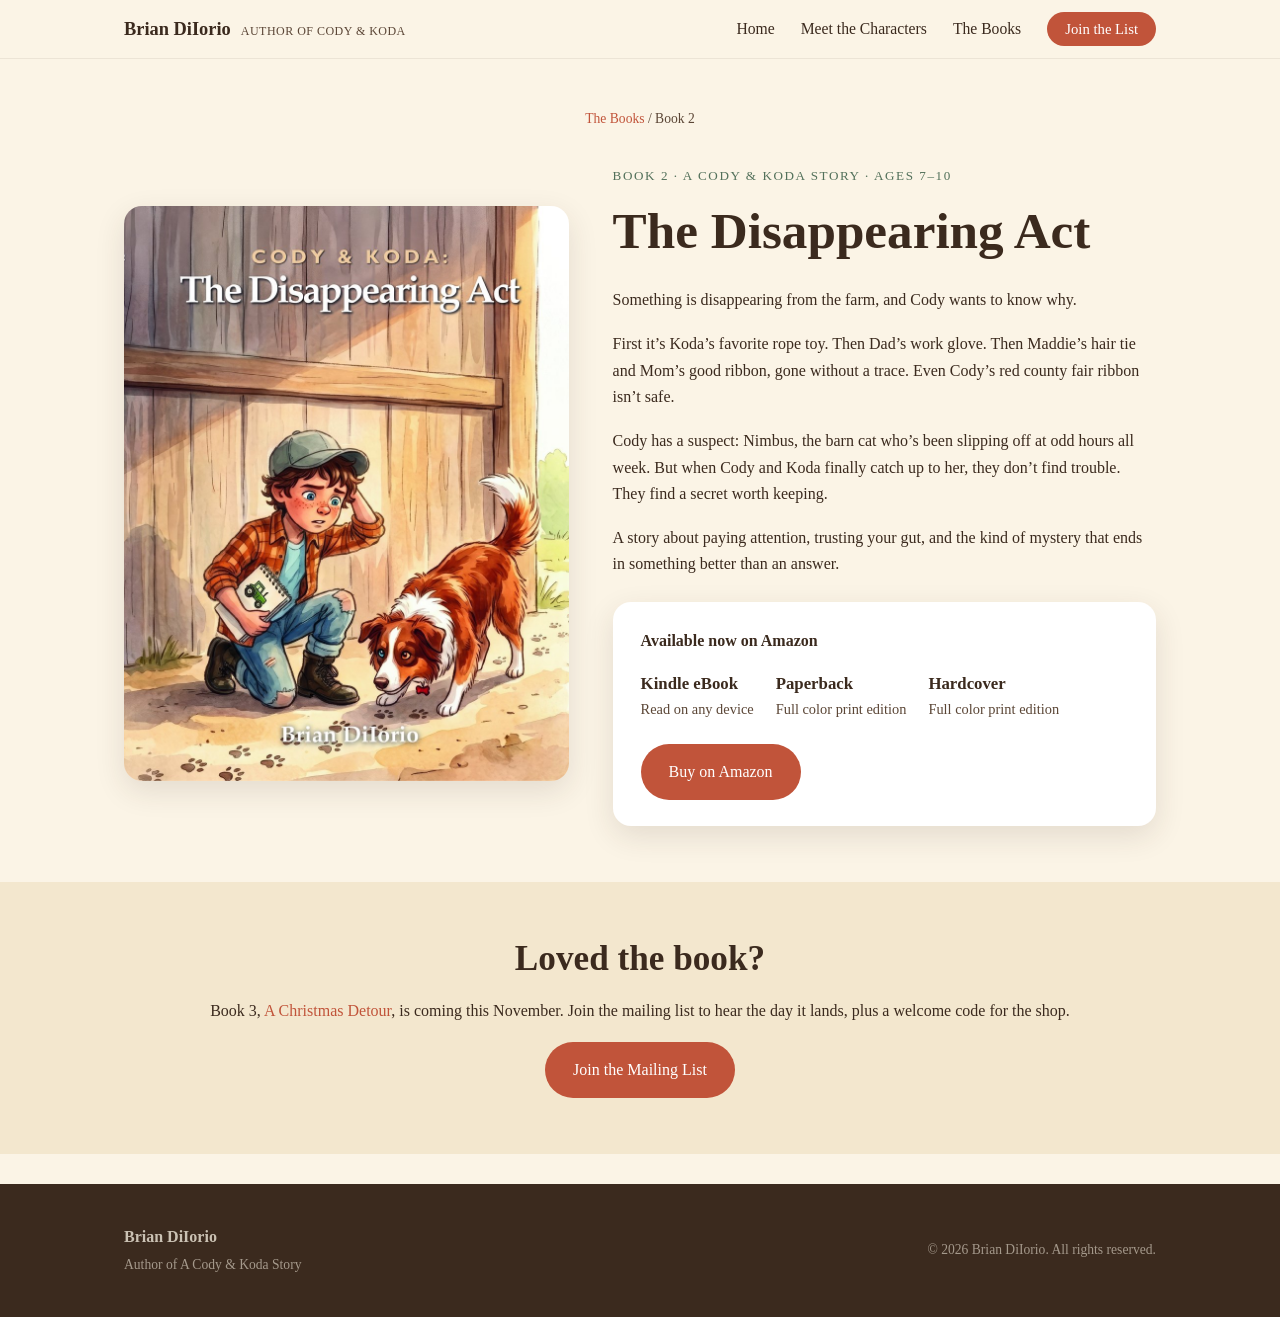
<file: book-disappearing-act.html>
<!DOCTYPE html>
<html lang="en">
<head>
<meta charset="UTF-8">
<meta name="viewport" content="width=device-width, initial-scale=1.0">
<title>The Disappearing Act | A Cody &amp; Koda Story</title>
<meta name="description" content="The Disappearing Act, Book 2 in the Cody & Koda series. A warm farm mystery for ages 7-10 about paying attention, trusting your gut, and a secret worth keeping. Now available on Amazon.">
<link rel="icon" href="images/favicon.svg" type="image/svg+xml">
<link rel="stylesheet" href="assets/style.css">
</head>
<body>

<header class="site-header">
  <div class="wrap">
    <a class="brand" href="index.html">
      Brian DiIorio <span class="brand-sub">Author of Cody &amp; Koda</span>
    </a>
    <button class="menu-toggle" aria-label="Open menu">&#9776;</button>
    <nav class="main-nav">
      <ul>
        <li><a href="index.html">Home</a></li>
        <li><a href="characters.html">Meet the Characters</a></li>
        <li><a href="index.html#books">The Books</a></li>
        <li><a href="index.html#join" class="nav-cta">Join the List</a></li>
      </ul>
    </nav>
  </div>
</header>

<section class="page-header">
  <div class="wrap">
    <span class="breadcrumb"><a href="index.html#books">The Books</a> / Book 2</span>
  </div>
</section>

<section style="padding-top:20px;">
  <div class="wrap about-grid">
    <img src="images/book2-cover.jpg" alt="Cover of The Disappearing Act, showing Cody kneeling with his notebook beside Koda outside the barn">
    <div>
      <span class="eyebrow">Book 2 &middot; A Cody &amp; Koda Story &middot; Ages 7&ndash;10</span>
      <h1>The Disappearing Act</h1>
      <p>Something is disappearing from the farm, and Cody wants to know why.</p>
      <p>First it&rsquo;s Koda&rsquo;s favorite rope toy. Then Dad&rsquo;s work glove. Then Maddie&rsquo;s hair tie and Mom&rsquo;s good ribbon, gone without a trace. Even Cody&rsquo;s red county fair ribbon isn&rsquo;t safe.</p>
      <p>Cody has a suspect: Nimbus, the barn cat who&rsquo;s been slipping off at odd hours all week. But when Cody and Koda finally catch up to her, they don&rsquo;t find trouble. They find a secret worth keeping.</p>
      <p>A story about paying attention, trusting your gut, and the kind of mystery that ends in something better than an answer.</p>

      <div class="buy-box">
        <strong>Available now on Amazon</strong>
        <div class="price-row">
          <div class="price-item"><strong>Kindle eBook</strong>Read on any device</div>
          <div class="price-item"><strong>Paperback</strong>Full color print edition</div>
          <div class="price-item"><strong>Hardcover</strong>Full color print edition</div>
        </div>
        <div class="btn-row">
          <a href="https://a.co/d/0hHVURTe" class="btn btn-primary">Buy on Amazon</a>
        </div>
      </div>

    </div>
  </div>
</section>

<section class="section-alt">
  <div class="wrap" style="text-align:center;">
    <h2>Loved the book?</h2>
    <p>Book 3, <a href="book-christmas-detour.html">A Christmas Detour</a>, is coming this November. Join the mailing list to hear the day it lands, plus a welcome code for the shop.</p>
    <a href="index.html#join" class="btn btn-primary">Join the Mailing List</a>
  </div>
</section>

<footer class="site-footer">
  <div class="wrap footer-row">
    <div>
      <strong>Brian DiIorio</strong><br>
      <span class="footer-note">Author of A Cody &amp; Koda Story</span>
    </div>
    <div class="footer-note">
      &copy; 2026 Brian DiIorio. All rights reserved.
    </div>
  </div>
</footer>

<script src="assets/main.js"></script>
</body>
</html>
</file>
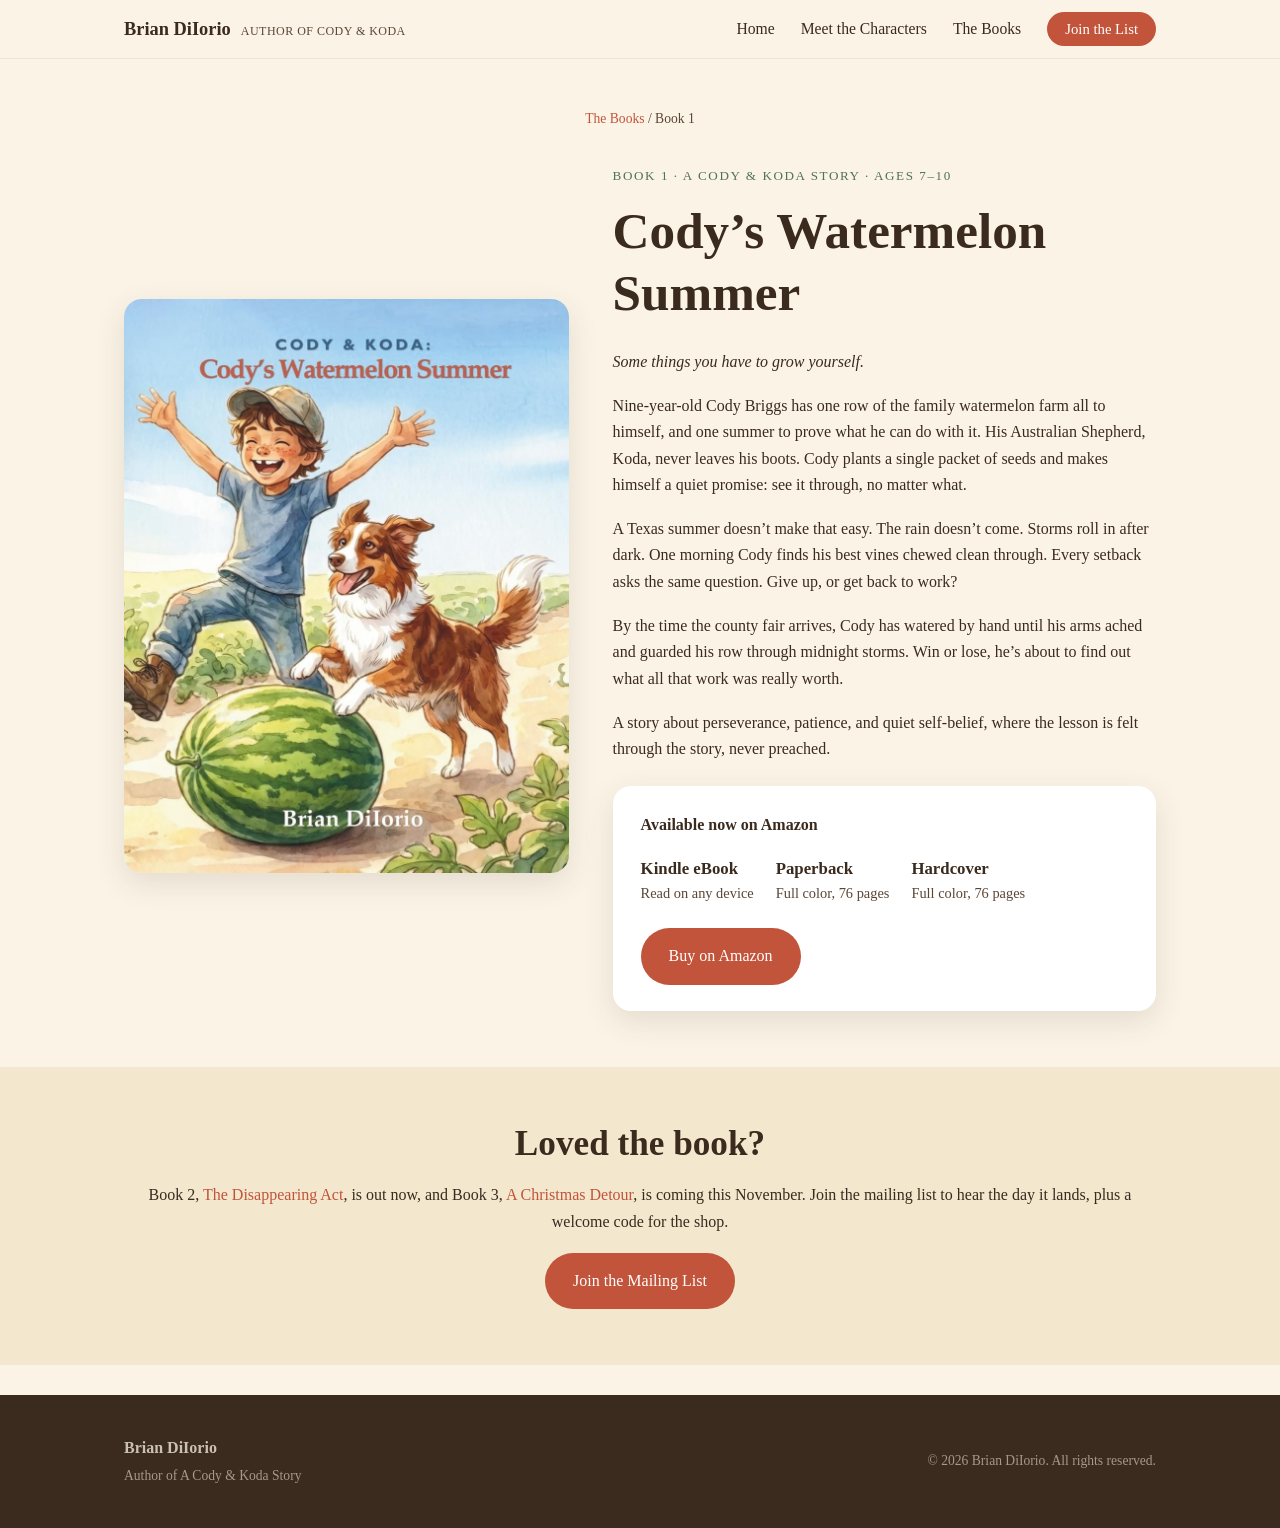
<file: book-watermelon-summer.html>
<!DOCTYPE html>
<html lang="en">
<head>
<meta charset="UTF-8">
<meta name="viewport" content="width=device-width, initial-scale=1.0">
<title>Cody's Watermelon Summer | A Cody &amp; Koda Story</title>
<meta name="description" content="Cody's Watermelon Summer, Book 1 in the Cody & Koda series. A heartwarming farm story about hard work, never giving up, and a boy and his dog, for ages 7-10.">
<link rel="icon" href="images/favicon.svg" type="image/svg+xml">
<link rel="stylesheet" href="assets/style.css">
</head>
<body>

<header class="site-header">
  <div class="wrap">
    <a class="brand" href="index.html">
      Brian DiIorio <span class="brand-sub">Author of Cody &amp; Koda</span>
    </a>
    <button class="menu-toggle" aria-label="Open menu">&#9776;</button>
    <nav class="main-nav">
      <ul>
        <li><a href="index.html">Home</a></li>
        <li><a href="characters.html">Meet the Characters</a></li>
        <li><a href="index.html#books">The Books</a></li>
        <li><a href="index.html#join" class="nav-cta">Join the List</a></li>
      </ul>
    </nav>
  </div>
</header>

<section class="page-header">
  <div class="wrap">
    <span class="breadcrumb"><a href="index.html#books">The Books</a> / Book 1</span>
  </div>
</section>

<section style="padding-top:20px;">
  <div class="wrap about-grid">
    <img src="images/book1-cover.jpg" alt="Cover of Cody's Watermelon Summer, showing Cody and his dog Koda running past a watermelon on the farm">
    <div>
      <span class="eyebrow">Book 1 &middot; A Cody &amp; Koda Story &middot; Ages 7&ndash;10</span>
      <h1>Cody&rsquo;s Watermelon Summer</h1>
      <p><em>Some things you have to grow yourself.</em></p>
      <p>Nine-year-old Cody Briggs has one row of the family watermelon farm all to himself, and one summer to prove what he can do with it. His Australian Shepherd, Koda, never leaves his boots. Cody plants a single packet of seeds and makes himself a quiet promise: see it through, no matter what.</p>
      <p>A Texas summer doesn&rsquo;t make that easy. The rain doesn&rsquo;t come. Storms roll in after dark. One morning Cody finds his best vines chewed clean through. Every setback asks the same question. Give up, or get back to work?</p>
      <p>By the time the county fair arrives, Cody has watered by hand until his arms ached and guarded his row through midnight storms. Win or lose, he&rsquo;s about to find out what all that work was really worth.</p>
      <p>A story about perseverance, patience, and quiet self-belief, where the lesson is felt through the story, never preached.</p>

      <div class="buy-box">
        <strong>Available now on Amazon</strong>
        <div class="price-row">
          <div class="price-item"><strong>Kindle eBook</strong>Read on any device</div>
          <div class="price-item"><strong>Paperback</strong>Full color, 76 pages</div>
          <div class="price-item"><strong>Hardcover</strong>Full color, 76 pages</div>
        </div>
        <div class="btn-row">
          <a href="https://a.co/d/04RMJ33y" class="btn btn-primary">Buy on Amazon</a>
        </div>
      </div>

    </div>
  </div>
</section>

<section class="section-alt">
  <div class="wrap" style="text-align:center;">
    <h2>Loved the book?</h2>
    <p>Book 2, <a href="book-disappearing-act.html">The Disappearing Act</a>, is out now, and Book 3, <a href="book-christmas-detour.html">A Christmas Detour</a>, is coming this November. Join the mailing list to hear the day it lands, plus a welcome code for the shop.</p>
    <a href="index.html#join" class="btn btn-primary">Join the Mailing List</a>
  </div>
</section>

<footer class="site-footer">
  <div class="wrap footer-row">
    <div>
      <strong>Brian DiIorio</strong><br>
      <span class="footer-note">Author of A Cody &amp; Koda Story</span>
    </div>
    <div class="footer-note">
      &copy; 2026 Brian DiIorio. All rights reserved.
    </div>
  </div>
</footer>

<script src="assets/main.js"></script>
</body>
</html>
</file>
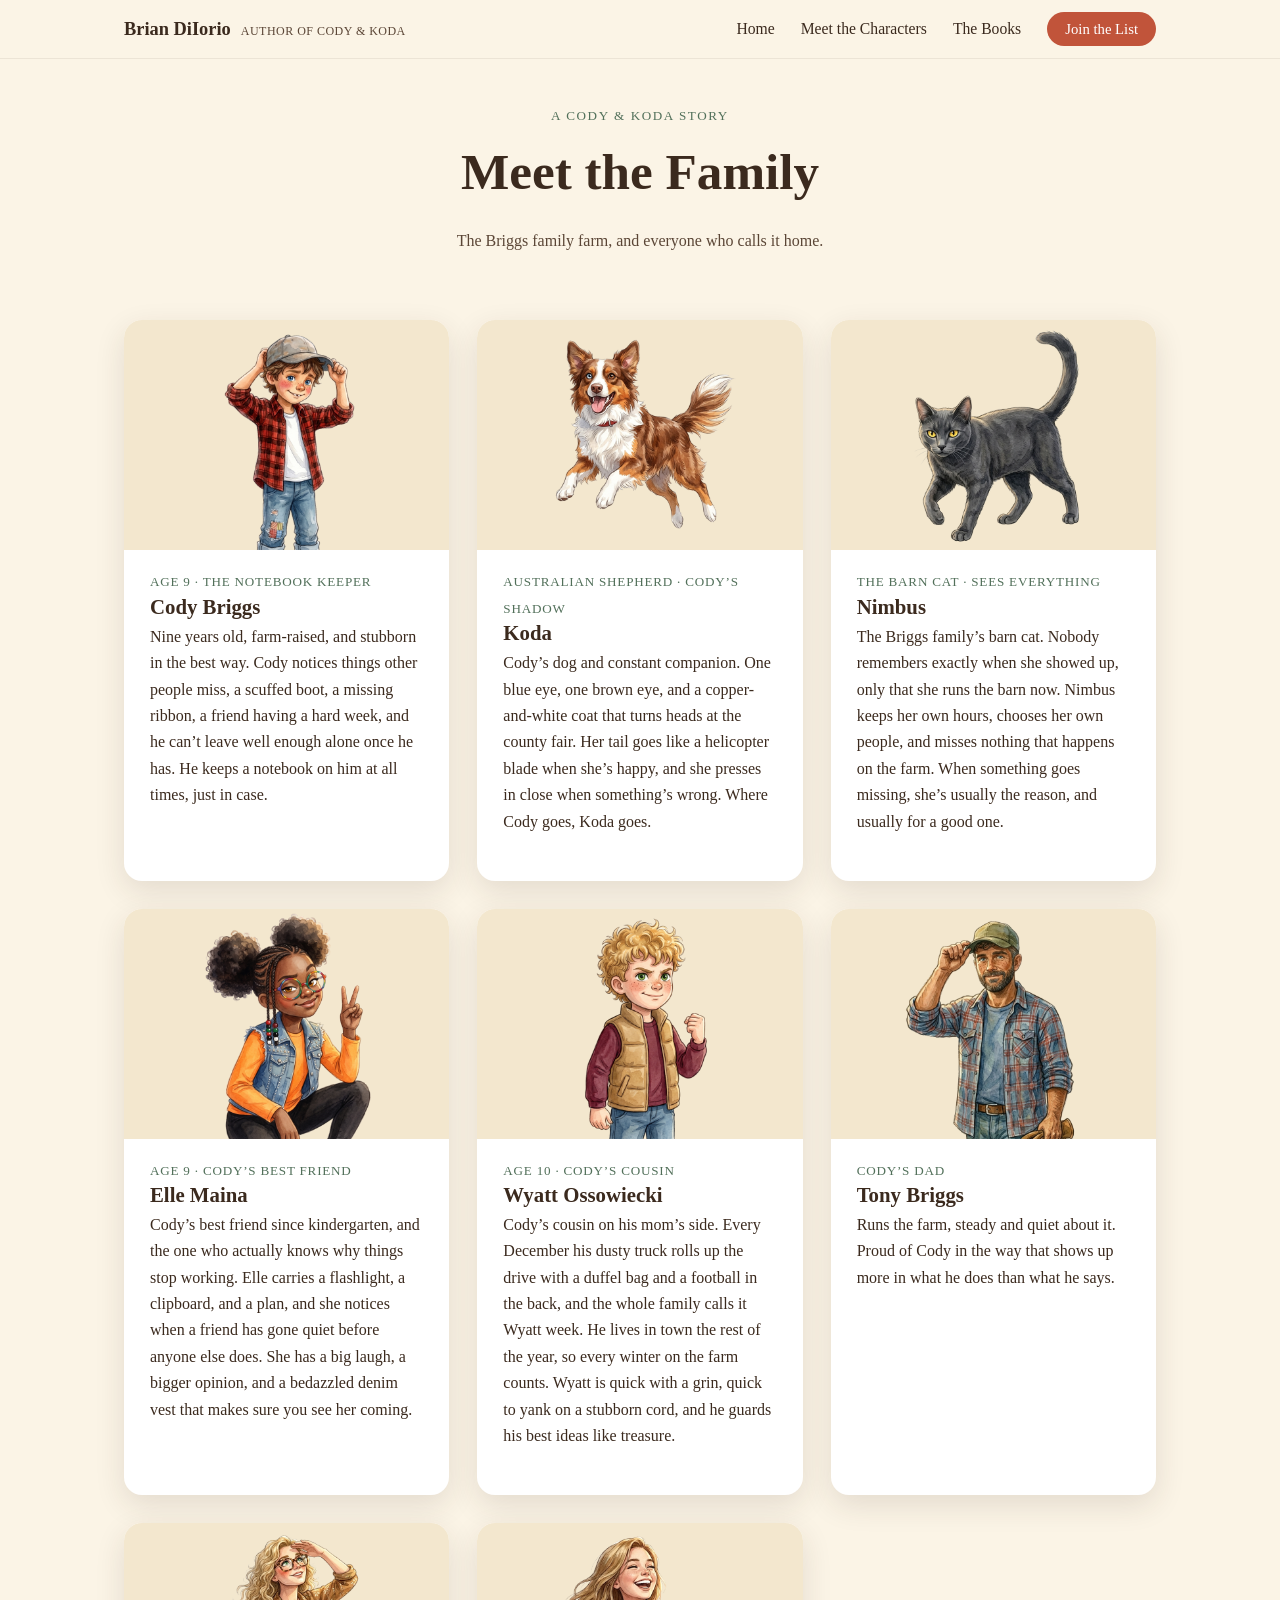
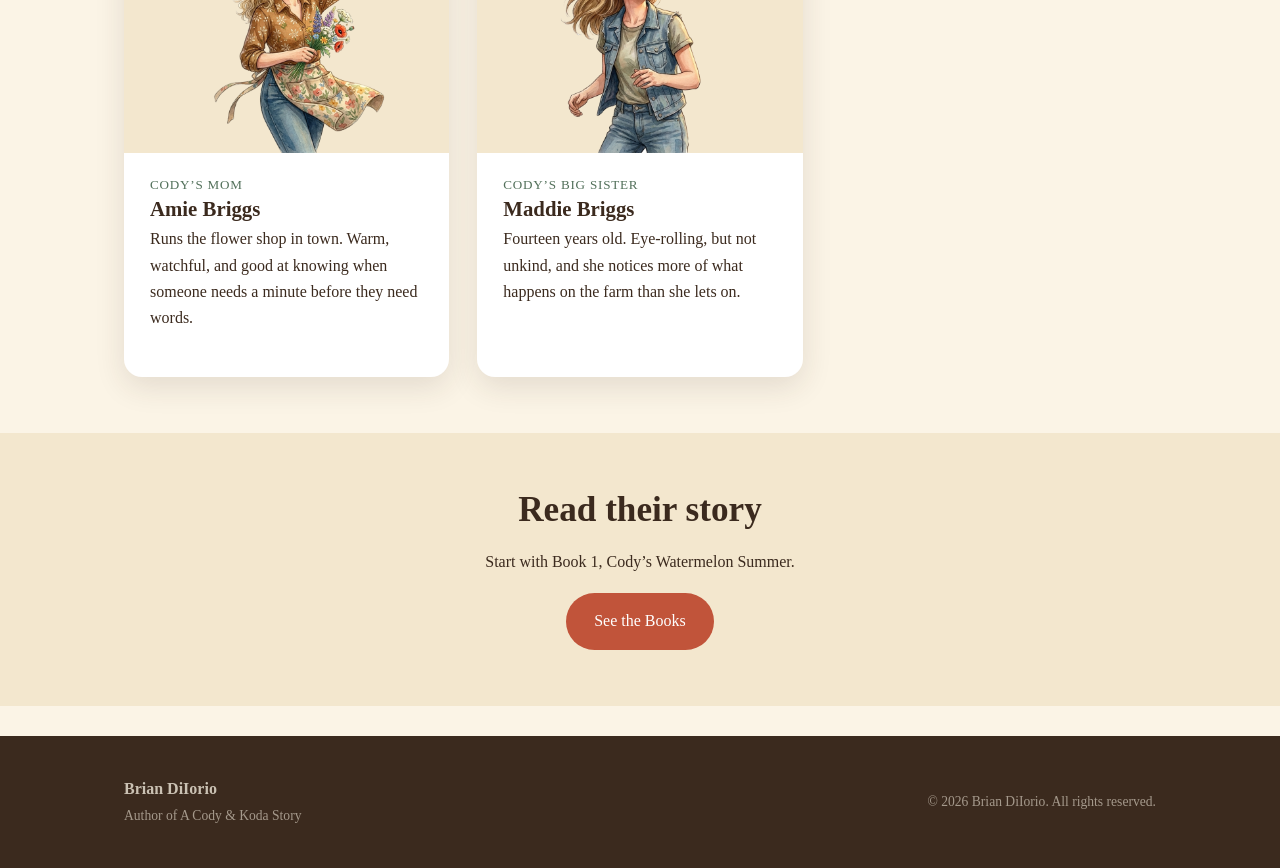
<file: characters.html>
<!DOCTYPE html>
<html lang="en">
<head>
<meta charset="UTF-8">
<meta name="viewport" content="width=device-width, initial-scale=1.0">
<title>Meet the Characters | A Cody &amp; Koda Story</title>
<meta name="description" content="Meet Cody, Koda, Nimbus, Elle, Wyatt, and the rest of the Briggs family from the Cody & Koda series of illustrated chapter books for ages 7-10.">
<link rel="icon" href="images/favicon.svg" type="image/svg+xml">
<link rel="stylesheet" href="assets/style.css">
</head>
<body>

<header class="site-header">
  <div class="wrap">
    <a class="brand" href="index.html">
      Brian DiIorio <span class="brand-sub">Author of Cody &amp; Koda</span>
    </a>
    <button class="menu-toggle" aria-label="Open menu">&#9776;</button>
    <nav class="main-nav">
      <ul>
        <li><a href="index.html">Home</a></li>
        <li><a href="characters.html">Meet the Characters</a></li>
        <li><a href="index.html#books">The Books</a></li>
        <li><a href="index.html#join" class="nav-cta">Join the List</a></li>
      </ul>
    </nav>
  </div>
</header>

<section class="page-header">
  <div class="wrap">
    <span class="eyebrow">A Cody &amp; Koda Story</span>
    <h1>Meet the Family</h1>
    <p style="max-width:520px; margin:0 auto; color:var(--ink-soft);">The Briggs family farm, and everyone who calls it home.</p>
  </div>
</section>

<section>
  <div class="wrap">
    <div class="char-grid">

      <div class="char-card">
        <div class="char-photo"><img src="images/cody-briggs.png" alt="Illustration of Cody Briggs in a red plaid shirt, smiling and tipping his gray cap" loading="lazy"></div>
        <span class="char-role">Age 9 &middot; The Notebook Keeper</span>
        <h3>Cody Briggs</h3>
        <p>Nine years old, farm-raised, and stubborn in the best way. Cody notices things other people miss, a scuffed boot, a missing ribbon, a friend having a hard week, and he can&rsquo;t leave well enough alone once he has. He keeps a notebook on him at all times, just in case.</p>
      </div>

      <div class="char-card">
        <div class="char-photo"><img src="images/koda.png" alt="Illustration of Koda, Cody's Australian Shepherd" loading="lazy"></div>
        <span class="char-role">Australian Shepherd &middot; Cody&rsquo;s Shadow</span>
        <h3>Koda</h3>
        <p>Cody&rsquo;s dog and constant companion. One blue eye, one brown eye, and a copper-and-white coat that turns heads at the county fair. Her tail goes like a helicopter blade when she&rsquo;s happy, and she presses in close when something&rsquo;s wrong. Where Cody goes, Koda goes.</p>
      </div>

      <div class="char-card">
        <div class="char-photo"><img src="images/nimbus.png" alt="Illustration of Nimbus the barn cat" loading="lazy"></div>
        <span class="char-role">The Barn Cat &middot; Sees Everything</span>
        <h3>Nimbus</h3>
        <p>The Briggs family&rsquo;s barn cat. Nobody remembers exactly when she showed up, only that she runs the barn now. Nimbus keeps her own hours, chooses her own people, and misses nothing that happens on the farm. When something goes missing, she&rsquo;s usually the reason, and usually for a good one.</p>
      </div>

      <div class="char-card">
        <div class="char-photo"><img src="images/elle-maina.png" alt="Illustration of Elle Maina in round rainbow glasses and a studded denim vest, flashing a peace sign" loading="lazy"></div>
        <span class="char-role">Age 9 &middot; Cody&rsquo;s Best Friend</span>
        <h3>Elle Maina</h3>
        <p>Cody&rsquo;s best friend since kindergarten, and the one who actually knows why things stop working. Elle carries a flashlight, a clipboard, and a plan, and she notices when a friend has gone quiet before anyone else does. She has a big laugh, a bigger opinion, and a bedazzled denim vest that makes sure you see her coming.</p>
      </div>

      <div class="char-card">
        <div class="char-photo"><img src="images/wyatt-ossowiecki.png" alt="Illustration of Wyatt Ossowiecki with blonde curly hair, green eyes, and a tan puffer vest" loading="lazy"></div>
        <span class="char-role">Age 10 &middot; Cody&rsquo;s Cousin</span>
        <h3>Wyatt Ossowiecki</h3>
        <p>Cody&rsquo;s cousin on his mom&rsquo;s side. Every December his dusty truck rolls up the drive with a duffel bag and a football in the back, and the whole family calls it Wyatt week. He lives in town the rest of the year, so every winter on the farm counts. Wyatt is quick with a grin, quick to yank on a stubborn cord, and he guards his best ideas like treasure.</p>
      </div>

      <div class="char-card">
        <div class="char-photo"><img src="images/tony-briggs.png" alt="Illustration of Tony Briggs" loading="lazy"></div>
        <span class="char-role">Cody&rsquo;s Dad</span>
        <h3>Tony Briggs</h3>
        <p>Runs the farm, steady and quiet about it. Proud of Cody in the way that shows up more in what he does than what he says.</p>
      </div>

      <div class="char-card">
        <div class="char-photo"><img src="images/amie-briggs.png" alt="Illustration of Amie Briggs holding a bouquet of wildflowers" loading="lazy"></div>
        <span class="char-role">Cody&rsquo;s Mom</span>
        <h3>Amie Briggs</h3>
        <p>Runs the flower shop in town. Warm, watchful, and good at knowing when someone needs a minute before they need words.</p>
      </div>

      <div class="char-card">
        <div class="char-photo"><img src="images/maddie-briggs.png" alt="Illustration of Maddie Briggs laughing" loading="lazy"></div>
        <span class="char-role">Cody&rsquo;s Big Sister</span>
        <h3>Maddie Briggs</h3>
        <p>Fourteen years old. Eye-rolling, but not unkind, and she notices more of what happens on the farm than she lets on.</p>
      </div>

    </div>
  </div>
</section>

<section class="section-alt">
  <div class="wrap" style="text-align:center;">
    <h2>Read their story</h2>
    <p>Start with Book 1, Cody&rsquo;s Watermelon Summer.</p>
    <a href="book-watermelon-summer.html" class="btn btn-primary">See the Books</a>
  </div>
</section>

<footer class="site-footer">
  <div class="wrap footer-row">
    <div>
      <strong>Brian DiIorio</strong><br>
      <span class="footer-note">Author of A Cody &amp; Koda Story</span>
    </div>
    <div class="footer-note">
      &copy; 2026 Brian DiIorio. All rights reserved.
    </div>
  </div>
</footer>

<script src="assets/main.js"></script>
</body>
</html>
</file>
<file: assets/style.css>
/* Cody & Koda author site — shared styles */

:root {
  --cream: #FBF4E6;
  --cream-dark: #F3E7CE;
  --ink: #3B2A1E;
  --ink-soft: #5B4636;
  --terracotta: #C1543A;
  --terracotta-dark: #A5432C;
  --sage: #6B8F71;
  --sage-dark: #52705A;
  --gold: #E4A94B;
  --white: #FFFFFF;
  --max-width: 1080px;
  --radius: 18px;
  --shadow: 0 10px 30px rgba(59, 42, 30, 0.12);
}

* { box-sizing: border-box; }

html { scroll-behavior: smooth; }

body {
  margin: 0;
  font-family: "Georgia", "Iowan Old Style", "Palatino Linotype", serif;
  color: var(--ink);
  background: var(--cream);
  line-height: 1.65;
  -webkit-font-smoothing: antialiased;
}

h1, h2, h3, h4 {
  font-family: "Georgia", serif;
  line-height: 1.2;
  margin: 0 0 0.5em 0;
  color: var(--ink);
}

h1 { font-size: clamp(2.1rem, 4.5vw, 3.2rem); }
h2 { font-size: clamp(1.6rem, 3vw, 2.2rem); }
h3 { font-size: 1.3rem; }

p { margin: 0 0 1.1em 0; }

a { color: var(--terracotta); text-decoration: none; }
a:hover { text-decoration: underline; }

img { max-width: 100%; display: block; }

.wrap {
  max-width: var(--max-width);
  margin: 0 auto;
  padding: 0 24px;
}

/* ---------- Header / nav ---------- */

.site-header {
  position: sticky;
  top: 0;
  z-index: 50;
  background: rgba(251, 244, 230, 0.94);
  backdrop-filter: blur(6px);
  border-bottom: 1px solid rgba(59, 42, 30, 0.08);
}

.site-header .wrap {
  display: flex;
  align-items: center;
  justify-content: space-between;
  padding-top: 14px;
  padding-bottom: 14px;
}

.brand {
  display: flex;
  align-items: baseline;
  gap: 10px;
  font-weight: bold;
  font-size: 1.15rem;
  color: var(--ink);
}

.brand .brand-sub {
  font-size: 0.75rem;
  font-weight: normal;
  color: var(--ink-soft);
  letter-spacing: 0.04em;
  text-transform: uppercase;
}

.brand:hover { text-decoration: none; }

nav.main-nav ul {
  list-style: none;
  display: flex;
  gap: 26px;
  margin: 0;
  padding: 0;
}

nav.main-nav a {
  color: var(--ink);
  font-size: 0.98rem;
}

nav.main-nav a:hover { color: var(--terracotta); }

.nav-cta {
  background: var(--terracotta);
  color: var(--white) !important;
  padding: 9px 18px;
  border-radius: 999px;
  font-size: 0.92rem !important;
}
.nav-cta:hover { background: var(--terracotta-dark); text-decoration: none; }

.menu-toggle {
  display: none;
  background: none;
  border: none;
  font-size: 1.6rem;
  color: var(--ink);
  cursor: pointer;
}

@media (max-width: 720px) {
  .menu-toggle { display: block; }
  nav.main-nav {
    display: none;
    width: 100%;
  }
  nav.main-nav.open { display: block; }
  nav.main-nav ul {
    flex-direction: column;
    gap: 4px;
    padding-bottom: 14px;
  }
  nav.main-nav li { padding: 6px 0; }
  .site-header .wrap { flex-wrap: wrap; }
}

/* ---------- Hero ---------- */

.hero {
  padding: 64px 0 40px;
  position: relative;
  overflow: hidden;
}

.hero .wrap {
  display: grid;
  grid-template-columns: 1.1fr 0.9fr;
  gap: 48px;
  align-items: center;
}

@media (max-width: 800px) {
  .hero .wrap { grid-template-columns: 1fr; text-align: center; }
  .hero-art { order: -1; }
}

.eyebrow {
  display: inline-block;
  color: var(--sage-dark);
  font-size: 0.82rem;
  letter-spacing: 0.12em;
  text-transform: uppercase;
  margin-bottom: 14px;
}

.hero p.lede {
  font-size: 1.15rem;
  color: var(--ink-soft);
  max-width: 46ch;
}

@media (max-width: 800px) {
  .hero p.lede { margin-left: auto; margin-right: auto; }
}

.hero-art img {
  border-radius: var(--radius);
  box-shadow: var(--shadow);
}

/* ---------- Buttons ---------- */

.btn {
  display: inline-block;
  padding: 13px 26px;
  border-radius: 999px;
  font-size: 1rem;
  font-family: "Georgia", serif;
  cursor: pointer;
  border: 2px solid transparent;
}

.btn-primary {
  background: var(--terracotta);
  color: var(--white);
}
.btn-primary:hover { background: var(--terracotta-dark); text-decoration: none; }

.btn-secondary {
  background: transparent;
  border-color: var(--ink);
  color: var(--ink);
}
.btn-secondary:hover { background: var(--ink); color: var(--white); text-decoration: none; }

.btn-row { display: flex; gap: 14px; flex-wrap: wrap; margin-top: 22px; }
@media (max-width: 800px) { .btn-row { justify-content: center; } }

/* ---------- Sections ---------- */

section { padding: 56px 0; }

.section-alt {
  background: var(--cream-dark);
}

.section-head {
  text-align: center;
  max-width: 620px;
  margin: 0 auto 40px;
}

.section-head p { color: var(--ink-soft); }

.ribbon-divider {
  display: flex;
  align-items: center;
  justify-content: center;
  gap: 10px;
  margin: 0 auto 18px;
  color: var(--terracotta);
}
.ribbon-divider::before,
.ribbon-divider::after {
  content: "";
  height: 1px;
  width: 40px;
  background: var(--terracotta);
  opacity: 0.5;
}

/* ---------- Book cards ---------- */

.book-grid {
  display: grid;
  grid-template-columns: repeat(auto-fit, minmax(230px, 1fr));
  gap: 32px;
}

.book-card {
  background: var(--white);
  border-radius: var(--radius);
  box-shadow: var(--shadow);
  overflow: hidden;
  display: flex;
  flex-direction: column;
}

.book-card .cover-frame {
  padding: 24px 24px 0;
  background: linear-gradient(180deg, var(--cream-dark), var(--white));
}

.book-card img {
  border-radius: 8px;
  box-shadow: 0 8px 18px rgba(59,42,30,0.18);
  margin: 0 auto;
}

.book-card .book-card-body {
  padding: 22px 24px 26px;
  flex: 1;
  display: flex;
  flex-direction: column;
}

.book-tag {
  font-size: 0.75rem;
  text-transform: uppercase;
  letter-spacing: 0.08em;
  color: var(--sage-dark);
  margin-bottom: 8px;
}

.book-card h3 { margin-bottom: 6px; }

.book-card .book-blurb {
  color: var(--ink-soft);
  font-size: 0.96rem;
  flex: 1;
}

.coming-soon-badge {
  display: inline-block;
  background: var(--gold);
  color: var(--ink);
  font-size: 0.72rem;
  text-transform: uppercase;
  letter-spacing: 0.06em;
  padding: 4px 10px;
  border-radius: 999px;
  margin-bottom: 10px;
}

/* ---------- Character cards ---------- */

.char-grid {
  display: grid;
  grid-template-columns: repeat(auto-fit, minmax(260px, 1fr));
  gap: 28px;
}

.char-card {
  background: var(--white);
  border-radius: var(--radius);
  box-shadow: var(--shadow);
  padding: 28px 26px;
}

.char-card .char-photo {
  height: 230px;
  margin: -28px -26px 18px -26px;
  border-radius: var(--radius) var(--radius) 0 0;
  background: var(--cream-dark);
  display: flex;
  align-items: flex-end;
  justify-content: center;
  overflow: hidden;
}

.char-card .char-photo img {
  height: 100%;
  width: auto;
  max-width: 100%;
  object-fit: contain;
  display: block;
}

.char-card h3 { margin-bottom: 4px; }

.char-role {
  font-size: 0.82rem;
  color: var(--sage-dark);
  text-transform: uppercase;
  letter-spacing: 0.06em;
  margin-bottom: 12px;
}

/* ---------- Newsletter ---------- */

.newsletter {
  background: var(--ink);
  color: var(--cream);
  border-radius: 28px;
  padding: 48px;
}

.newsletter h2 { color: var(--white); }
.newsletter p { color: rgba(251, 244, 230, 0.85); }

.newsletter .wrap-inner {
  max-width: 560px;
  margin: 0 auto;
  text-align: center;
}

.embed-slot {
  margin-top: 26px;
  background: rgba(255,255,255,0.06);
  border: 1px dashed rgba(251,244,230,0.35);
  border-radius: 14px;
  padding: 22px;
  text-align: left;
  font-family: "Menlo", "Consolas", monospace;
  font-size: 0.85rem;
  color: rgba(251,244,230,0.65);
}

@media (max-width: 700px) {
  .newsletter { padding: 32px 20px; border-radius: 20px; }
}

/* ---------- About ---------- */

.about-grid {
  display: grid;
  grid-template-columns: 0.9fr 1.1fr;
  gap: 44px;
  align-items: center;
}

@media (max-width: 800px) {
  .about-grid { grid-template-columns: 1fr; text-align: center; }
}

.about-grid img {
  border-radius: var(--radius);
  box-shadow: var(--shadow);
}

/* ---------- Footer ---------- */

footer.site-footer {
  background: var(--ink);
  color: rgba(251,244,230,0.75);
  padding: 40px 0;
  margin-top: 30px;
}

footer.site-footer a { color: var(--gold); }

.footer-row {
  display: flex;
  justify-content: space-between;
  align-items: center;
  flex-wrap: wrap;
  gap: 16px;
}

.footer-note {
  font-size: 0.85rem;
  color: rgba(251,244,230,0.55);
}

/* ---------- Page header (inner pages) ---------- */

.page-header {
  padding: 46px 0 10px;
  text-align: center;
}

.page-header .eyebrow { display: block; }

.breadcrumb {
  font-size: 0.85rem;
  color: var(--ink-soft);
}

/* ---------- Buy box ---------- */

.buy-box {
  background: var(--white);
  border-radius: var(--radius);
  box-shadow: var(--shadow);
  padding: 26px 28px;
  margin-top: 24px;
}

.buy-box .price-row {
  display: flex;
  gap: 22px;
  flex-wrap: wrap;
  margin: 16px 0 20px;
}

.buy-box .price-item {
  font-size: 0.9rem;
  color: var(--ink-soft);
}
.buy-box .price-item strong {
  display: block;
  color: var(--ink);
  font-size: 1.05rem;
}
</file>
